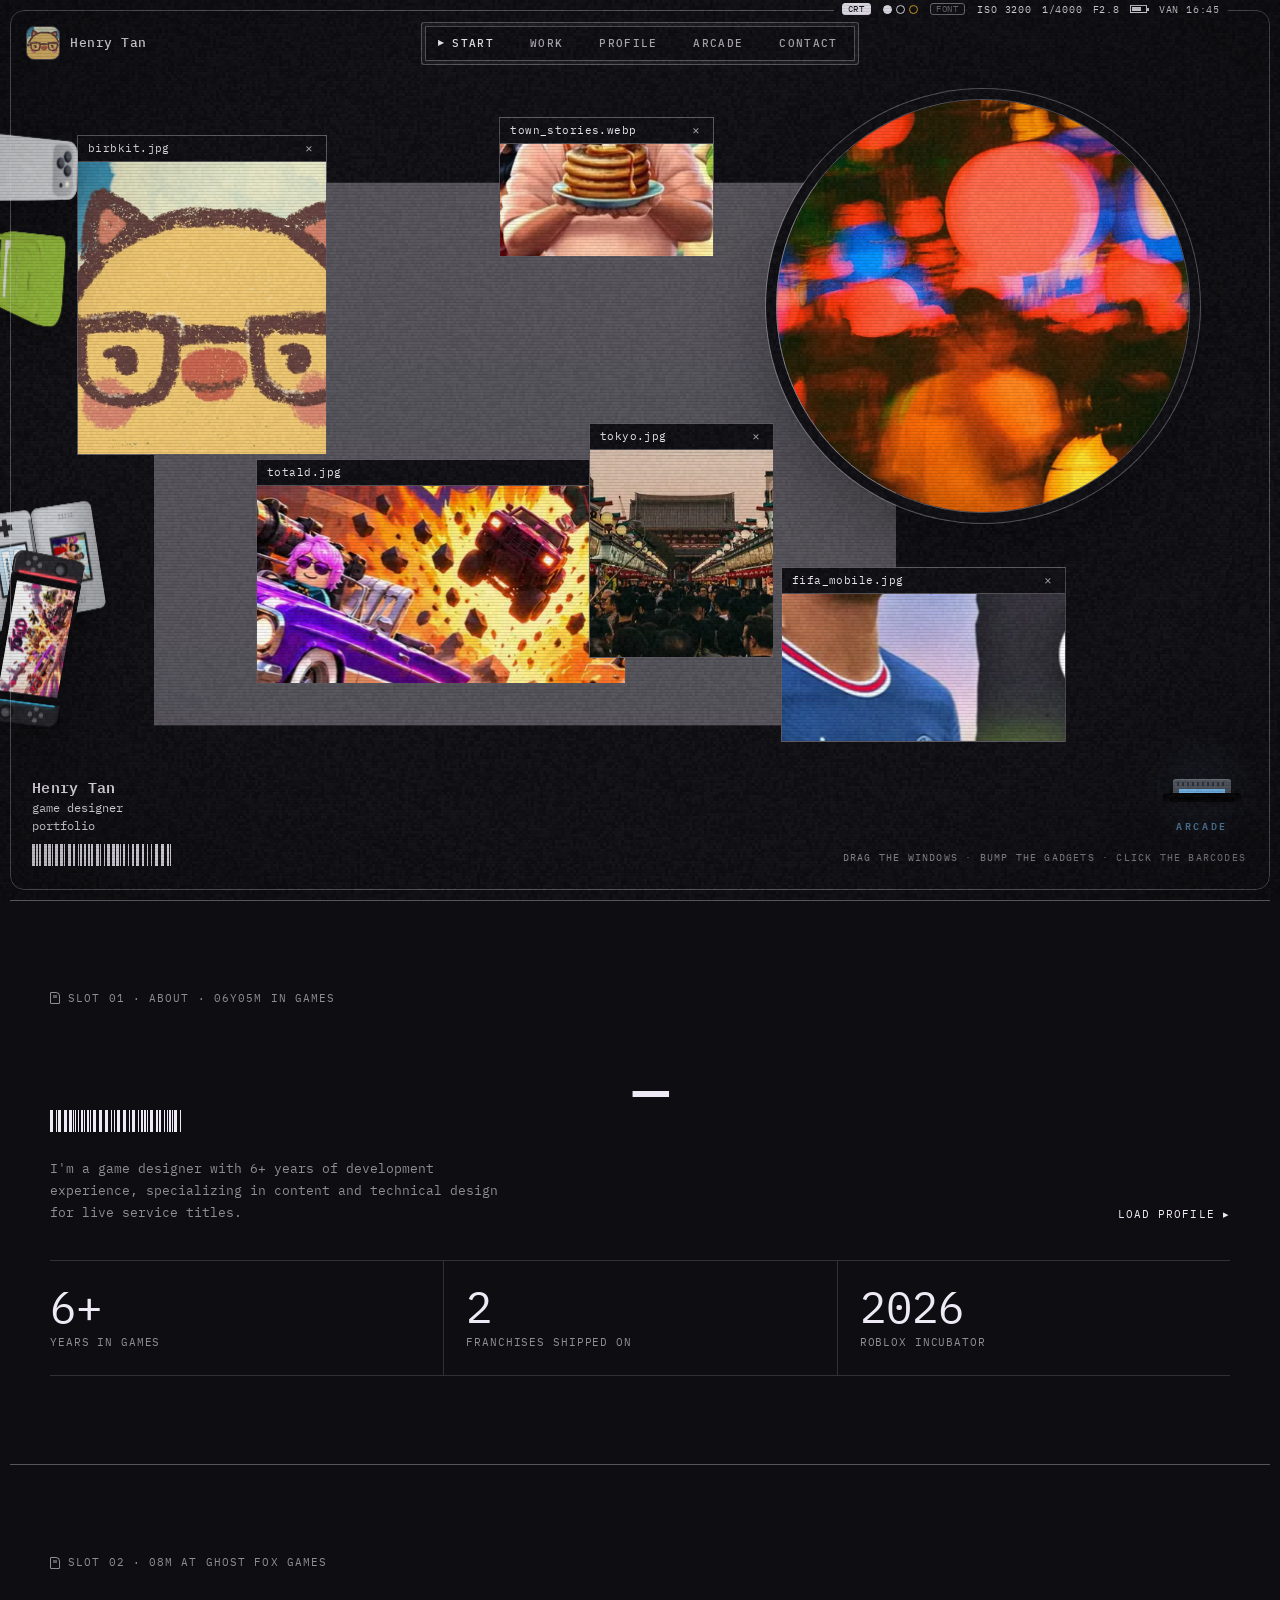
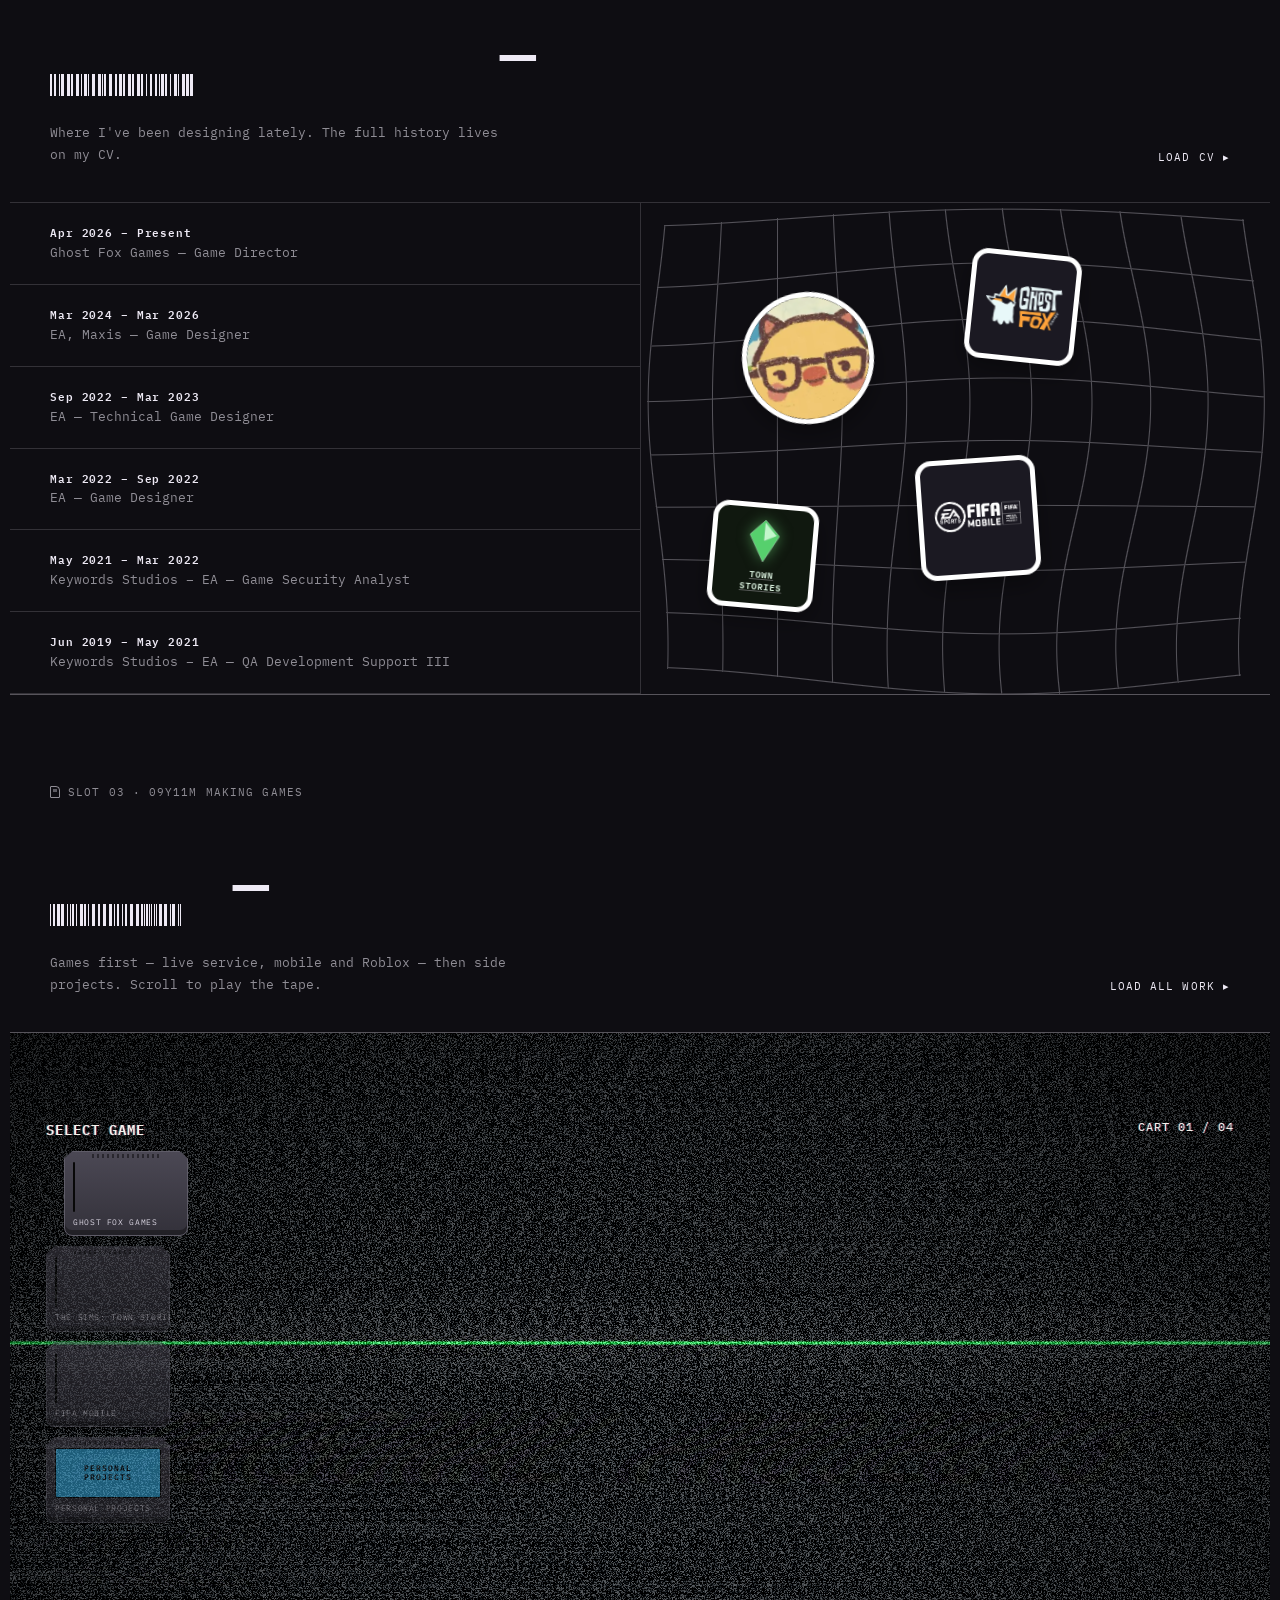
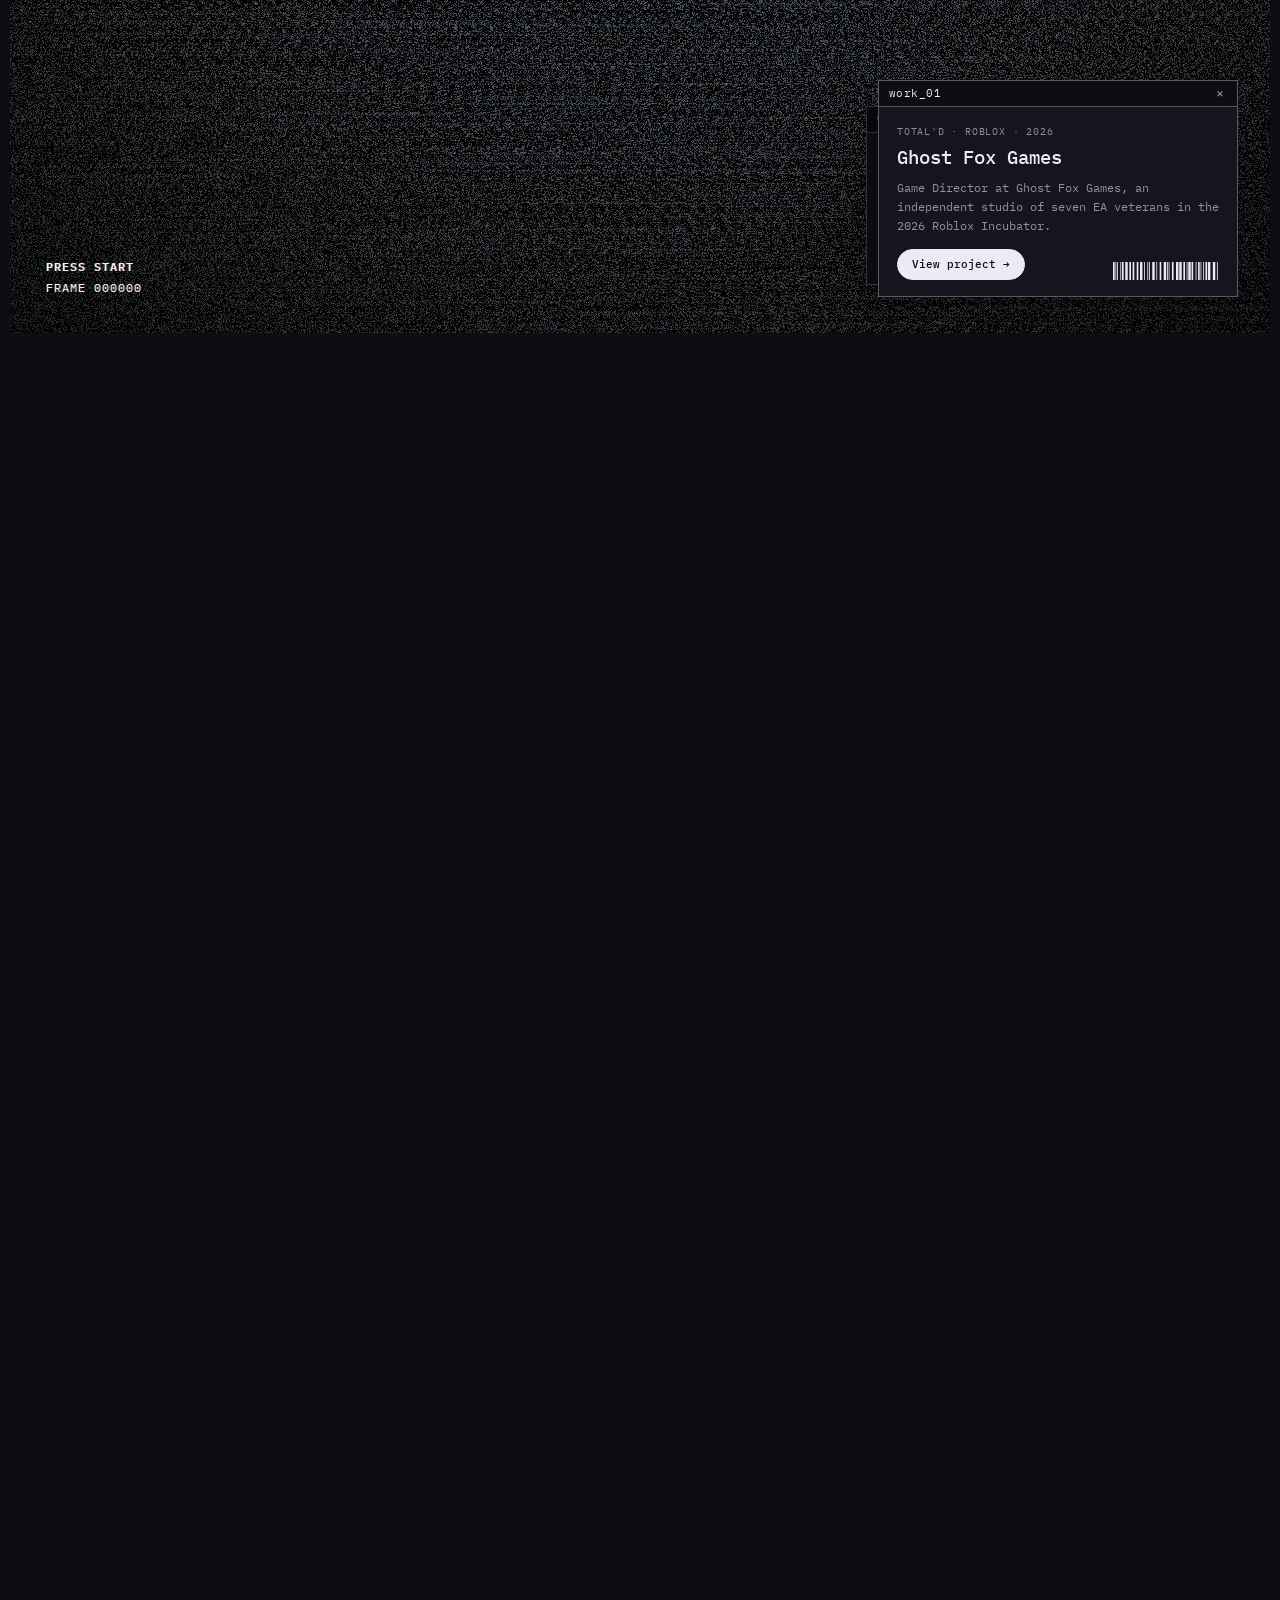
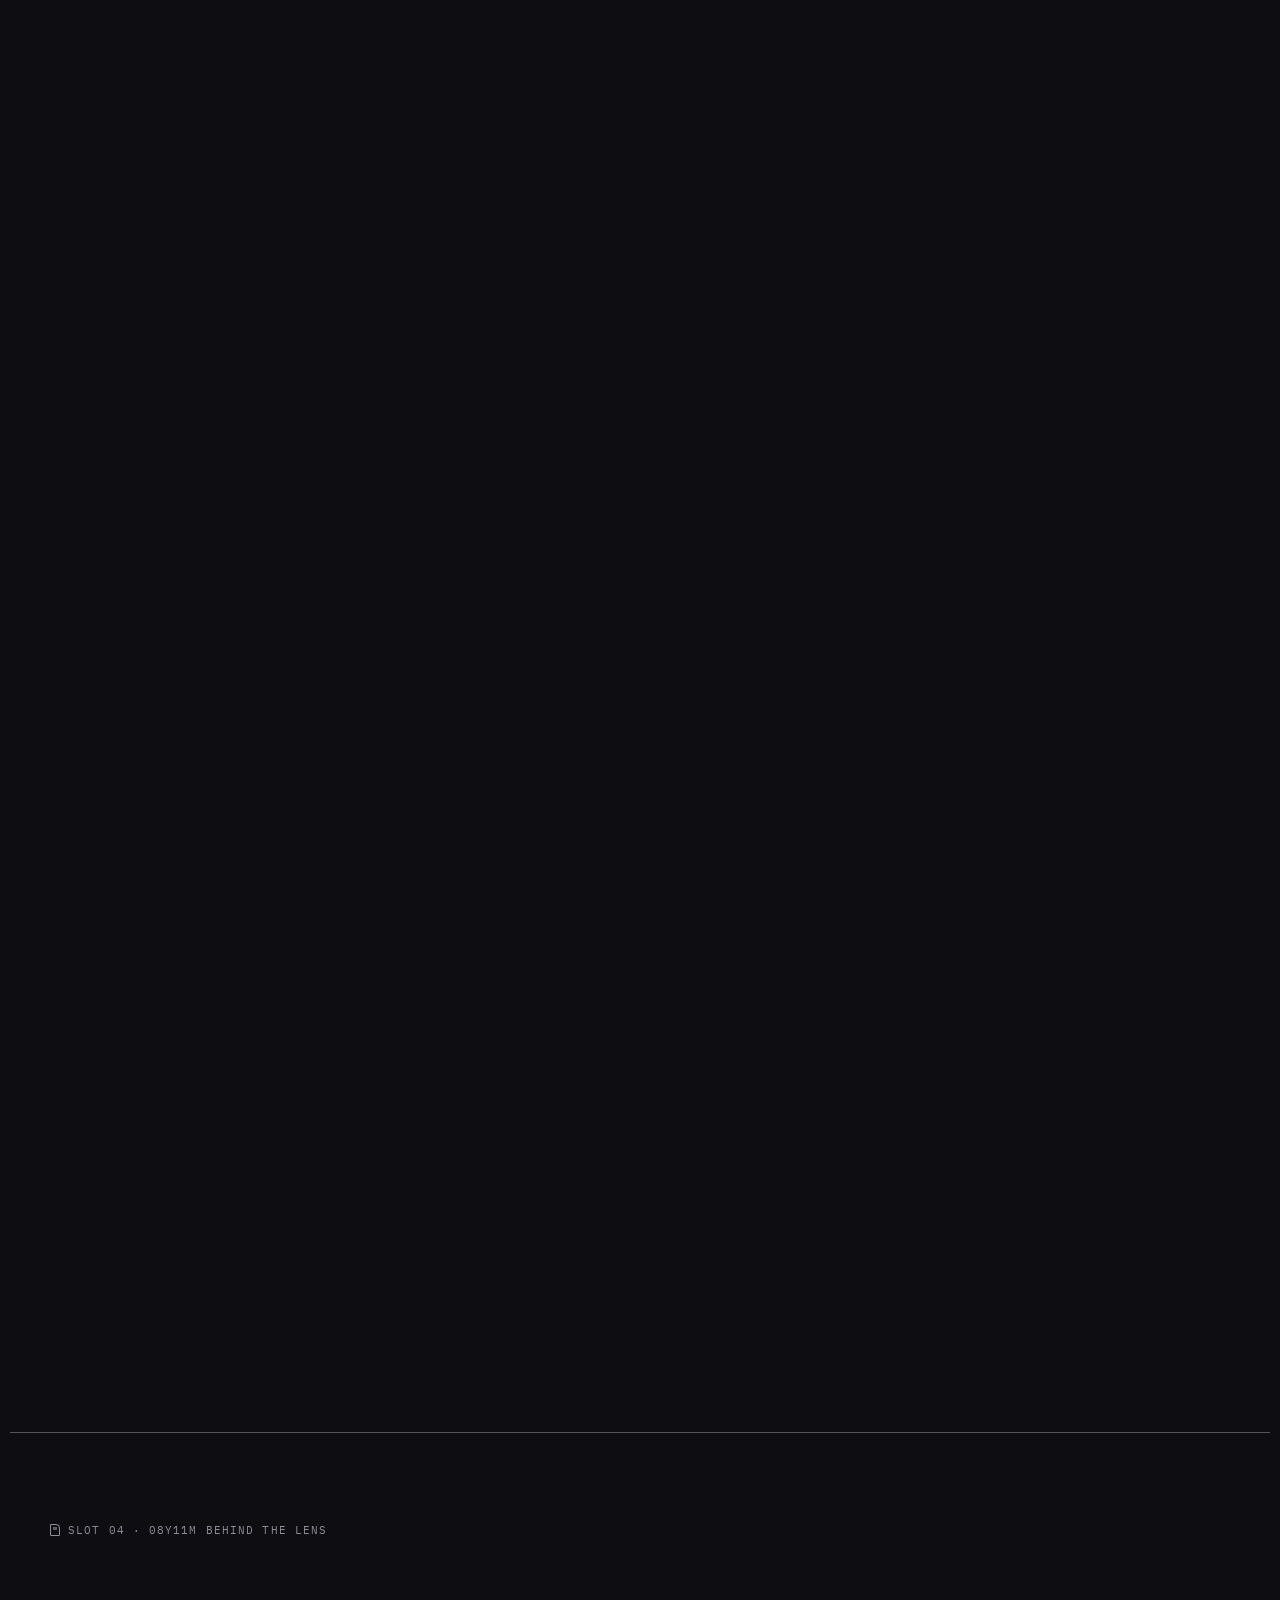
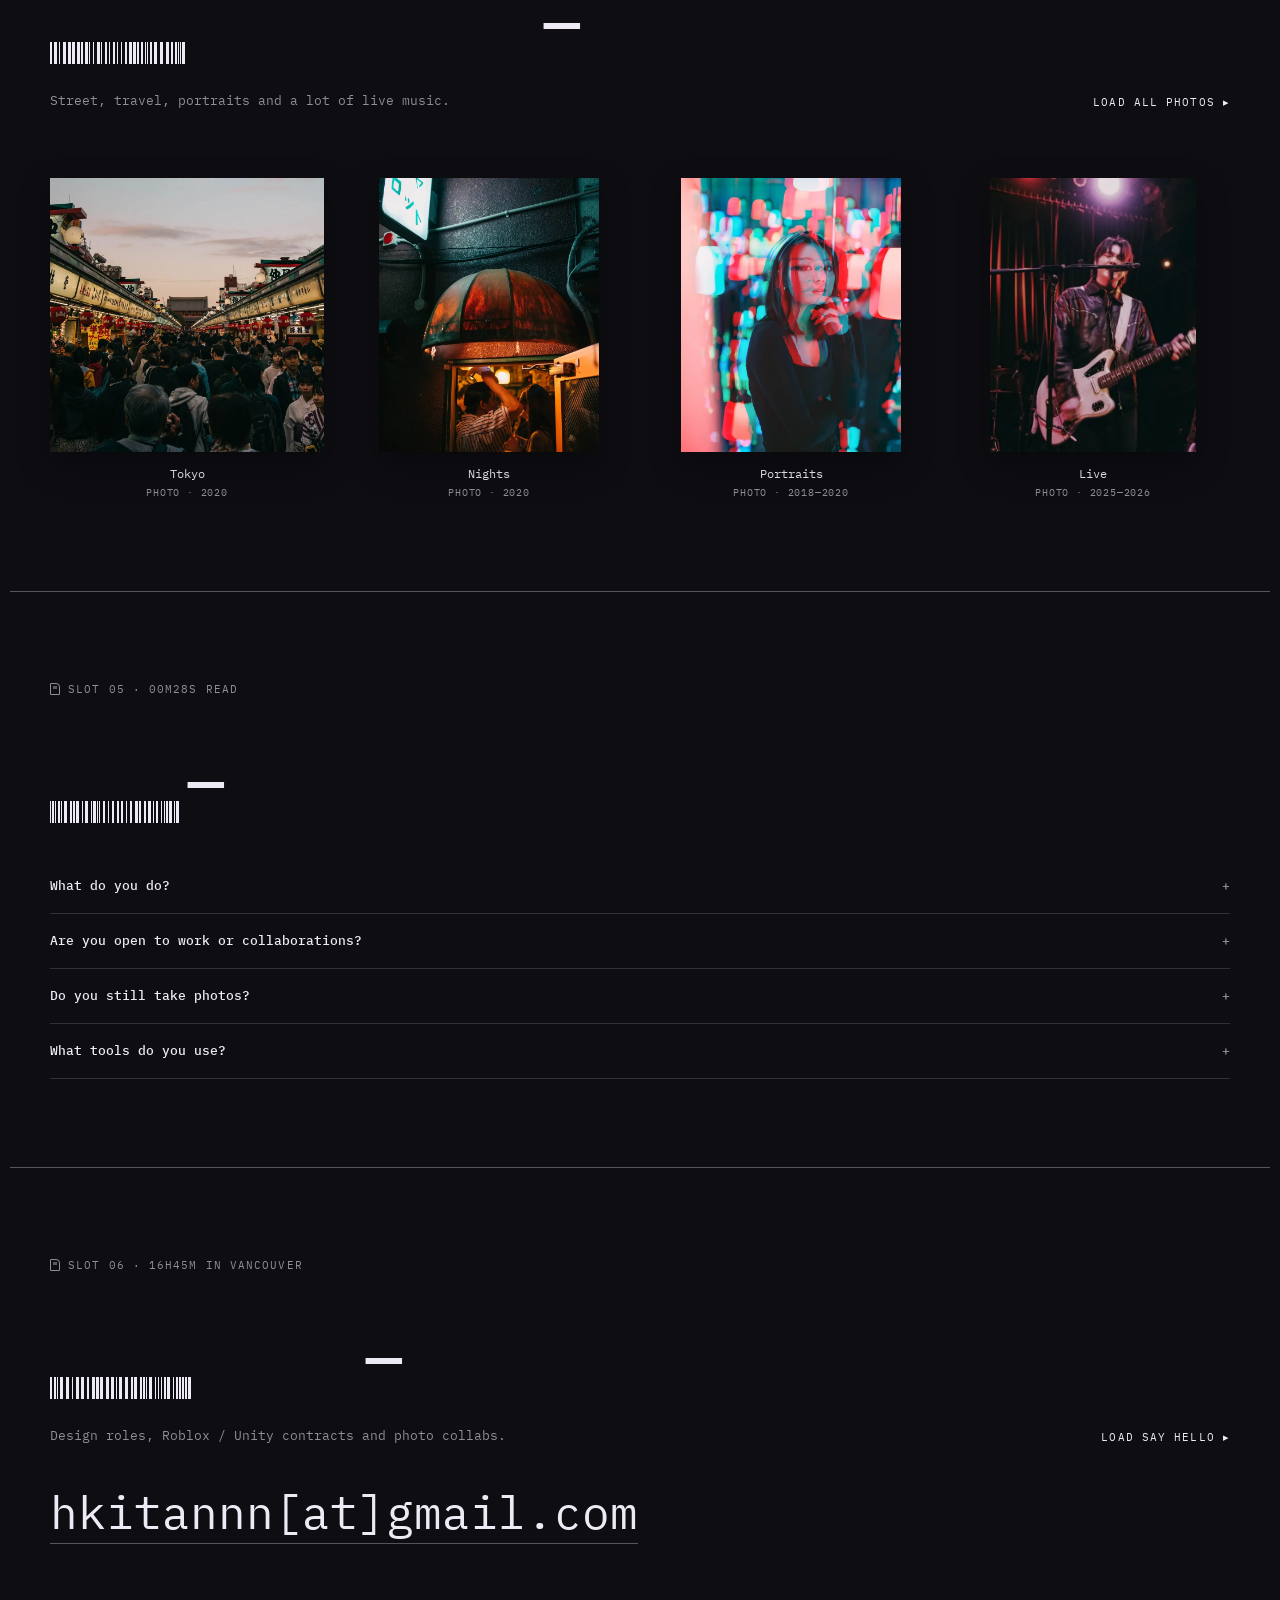
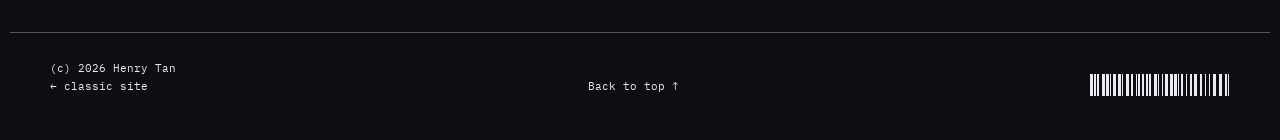
<file: index.html>
<!DOCTYPE html>
<html lang="en">
<head>
  <meta charset="UTF-8">
  <meta name="viewport" content="width=device-width, initial-scale=1">
  <title>Henry Tan — Portfolio</title>
  <meta name="description" content="Henry Tan (kitannn) — game designer and photographer based in Vancouver.">
  <meta name="theme-color" content="#0e0d12">
  <link rel="icon" type="image/png" sizes="32x32" href="images/favicon-32.png">
  <link rel="apple-touch-icon" sizes="180x180" href="images/favicon-180.png">
  <link rel="preconnect" href="https://fonts.googleapis.com">
  <link rel="preconnect" href="https://fonts.gstatic.com" crossorigin>
  <link href="https://fonts.googleapis.com/css2?family=IBM+Plex+Mono:wght@300;400;500;600&family=Silkscreen:wght@400;700&display=swap" rel="stylesheet">
  <link rel="stylesheet" href="style.css?v=64">
  <!-- redesign switches: flip any of them off in features.js to go back to the previous version -->
  <script src="analytics.js?v=5"></script>
  <script src="features.js?v=6"></script>
</head>
<body>
  <!-- Loading screen: console boot text over CRT noise with a centre bar; at 100% the bar folds into an "H" and the view zooms through it into the intro. -->
  <div id="loader" aria-hidden="true">
    <canvas class="ld-noise"></canvas>
    <div class="ld-crt"></div>
    <div class="ld-console"><div class="ld-left"></div><div class="ld-right"></div></div>
    <div class="ld-center">
      <div class="ld-bar"><i class="ld-fill"></i><b class="seg seg-l"></b><b class="seg seg-m"></b><b class="seg seg-r"></b></div>
      <div class="ld-cap"><span>LOADING...</span><span class="ld-pct">000%</span></div>
    </div>
    <div class="ld-foot"><span>LOADING...</span><div class="ld-track"><i></i></div><span class="ld-pct">000%</span></div>
  </div>
  <!-- Page chrome: frame, status bar, header -->
  <div class="frame" aria-hidden="true"></div>
  <div class="status">
    <button class="crt-toggle" type="button" aria-pressed="true" title="Toggle CRT effect">CRT</button>
    <button class="theme-dots" type="button" aria-label="Switch theme"><i></i><i></i><i class="td-yolk"></i></button>
    <button class="font-toggle" type="button" aria-pressed="false" title="Toggle display font">FONT</button>
    <span class="vf-read" aria-hidden="true"><span class="vf-iso">ISO 3200</span><span class="vf-sh">1/60</span><span>F2.8</span><i class="vf-bat"></i></span>
    <span class="clock" title="Vancouver time">--:--</span>
  </div>
  <header class="top">
    <a class="mark" href="#/" aria-label="Home"><img src="images/birbkit-256.jpg" alt=""><span id="mark-text">Henry Tan</span></a>
    <nav class="pill-nav">
      <a href="#/" data-page="home">Home</a>
      <a href="#/works" data-page="works">Work</a>
      <a href="#/profile" data-page="profile">Profile</a>
      <a href="arcade/" data-page="arcade" data-arcade>Arcade</a>
      <a href="#/contact" data-page="contact">Contact</a>
    </nav>
    <div class="socials" id="socials"></div>
  </header>

  <main id="app"></main>
  <!-- CRT overlay (every page): static grain, scanlines, vignette, rolling band. Toggle with the CRT button. -->
  <div id="crt" aria-hidden="true"><canvas></canvas><div class="crt-lines"></div></div>

  <!-- Project window (modal) -->
  <div class="modal" id="modal" hidden>
    <div class="modal-scrim" data-close></div>
    <section class="win modal-win" role="dialog" aria-modal="true" aria-labelledby="modal-title"></section>
  </div>

  <noscript><p style="padding:120px 32px">Henry Tan — game designer in Vancouver. hkitannn[at]gmail.com</p></noscript>
  <!-- data.js, images/, assets/ and cv.html are synced from ../Portfolio by sync.ps1 — edit content there. -->
  <script src="data.js?v=3"></script>
  <script src="gl.js?v=13"></script>
  <script src="app.js?v=76"></script>
</body>
</html>
</file>
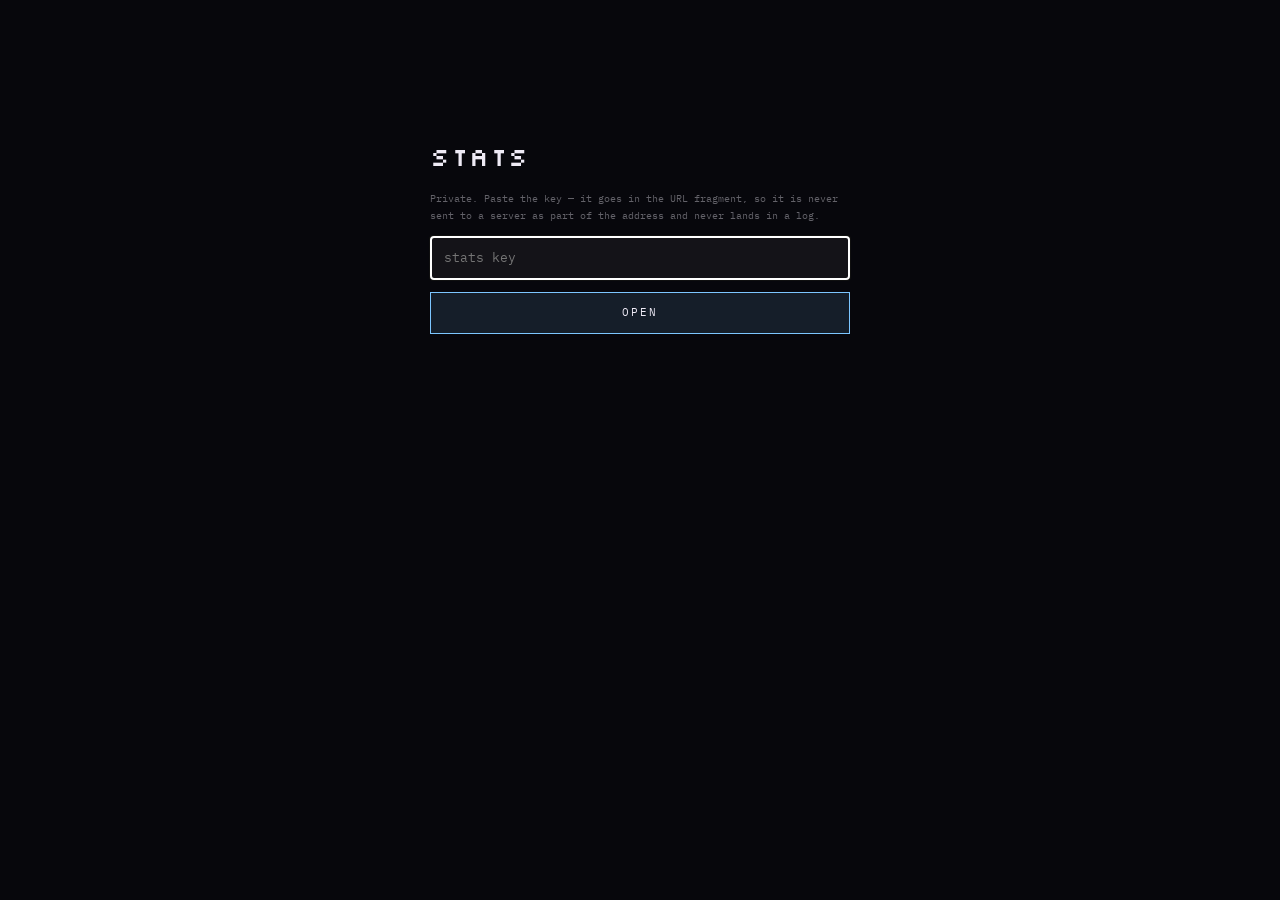
<file: stats/index.html>
<!doctype html>
<html lang="en" data-theme="dark">
<head>
<meta charset="utf-8">
<meta name="viewport" content="width=device-width, initial-scale=1">
<!-- Unlisted and unindexed. The key lives in the URL FRAGMENT, which browsers never put in a
     request, so it stays out of server logs, out of the Referer header and out of history sync. -->
<meta name="robots" content="noindex, nofollow, noarchive">
<title>Stats — kitannn.com</title>
<link rel="icon" href="data:image/svg+xml,<svg xmlns='http://www.w3.org/2000/svg' viewBox='0 0 16 16'><text y='13' font-size='13'>📊</text></svg>">
<link rel="preconnect" href="https://fonts.googleapis.com">
<link rel="preconnect" href="https://fonts.gstatic.com" crossorigin>
<link rel="stylesheet" href="https://fonts.googleapis.com/css2?family=IBM+Plex+Mono:wght@400;500;600&family=Silkscreen:wght@400;700&display=swap">
<style>
  :root {
    --bg: #07070c; --fg: #eeeaf5; --muted: rgba(238,234,245,.55); --line: rgba(238,234,245,.14);
    --sky: #7cc6ff; --yolk: #ffc94a; --plumb: #56d06d; --danger: #ff4d5e; --epic: #c07bff;
    color-scheme: dark;
  }
  *, *::before, *::after { box-sizing: border-box; margin: 0; padding: 0; }
  body {
    background: var(--bg); color: var(--fg); min-height: 100vh;
    font-family: "IBM Plex Mono", ui-monospace, monospace; font-size: 13px; line-height: 1.6;
    -webkit-font-smoothing: antialiased; padding: 28px 20px 60px;
  }
  .wrap { width: min(1040px, 100%); margin: 0 auto; display: grid; gap: 26px; }
  h1 { font-family: "Silkscreen", monospace; font-weight: 400; font-size: 26px; letter-spacing: .06em; }
  .head { display: flex; flex-wrap: wrap; align-items: baseline; justify-content: space-between; gap: 12px; border-bottom: 1px solid var(--line); padding-bottom: 14px; }
  .head p { font-size: 11px; letter-spacing: .2em; text-transform: uppercase; color: var(--muted); }
  .range { display: flex; gap: 6px; }
  .range button {
    font: inherit; font-size: 10px; letter-spacing: .16em; text-transform: uppercase; cursor: pointer;
    padding: 6px 12px; border: 1px solid var(--line); background: rgba(238,234,245,.03); color: var(--muted);
  }
  .range button.on { color: #07070c; background: var(--sky); border-color: var(--sky); }

  section { display: grid; gap: 10px; }
  h2 { font-size: 10px; letter-spacing: .28em; text-transform: uppercase; color: var(--sky); }

  /* the funnel: each step drawn as a share of the one before it */
  .funnel { display: grid; gap: 4px; }
  .step { display: grid; grid-template-columns: 200px 1fr 118px; align-items: center; gap: 12px; padding: 7px 10px; background: rgba(14,13,20,.7); }
  .step b { font-weight: 500; font-size: 12px; }
  .step .bar { height: 12px; background: rgba(238,234,245,.07); position: relative; }
  .step .bar i { display: block; height: 100%; background: var(--c, var(--sky)); box-shadow: 0 0 10px var(--c, var(--sky)); }
  .step .num { text-align: right; font-family: "Silkscreen", monospace; font-size: 13px; }
  .step .num em { font-style: normal; font-size: 10px; color: var(--muted); margin-left: 7px; }

  .grid { display: grid; grid-template-columns: repeat(auto-fill, minmax(168px, 1fr)); gap: 8px; }
  .tile { padding: 12px 14px; border: 1px solid var(--line); background: rgba(14,13,20,.7); display: grid; gap: 3px; }
  .tile b { font-family: "Silkscreen", monospace; font-size: 21px; color: var(--fg); }
  .tile span { font-size: 10px; letter-spacing: .14em; text-transform: uppercase; color: var(--muted); }
  .tile.gold b { color: var(--yolk); } .tile.green b { color: var(--plumb); } .tile.epic b { color: var(--epic); }

  table { width: 100%; border-collapse: collapse; font-size: 12px; }
  th, td { text-align: left; padding: 6px 10px; border-bottom: 1px solid var(--line); }
  th { font-size: 9px; letter-spacing: .2em; text-transform: uppercase; color: var(--muted); font-weight: 400; }
  td.n { text-align: right; font-family: "Silkscreen", monospace; }
  .empty { padding: 18px 10px; color: var(--muted); font-size: 12px; }

  .gate { display: grid; gap: 12px; max-width: 420px; margin: 12vh auto 0; }
  .gate input { font: inherit; padding: 11px 13px; background: rgba(238,234,245,.05); border: 1px solid var(--line); color: var(--fg); }
  .gate button { font: inherit; padding: 11px; cursor: pointer; border: 1px solid var(--sky); background: rgba(124,198,255,.12); color: var(--fg); letter-spacing: .18em; text-transform: uppercase; font-size: 11px; }
  .msg { font-size: 11px; color: var(--danger); min-height: 18px; }
  .note { font-size: 10px; line-height: 1.7; color: rgba(238,234,245,.4); }

  /* excluding your own visits: same origin as the site, so the switch here covers both */
  .me { display: flex; flex-wrap: wrap; align-items: center; gap: 12px; padding: 12px 15px; border: 1px solid var(--line); background: rgba(14,13,20,.7); }
  .me p { font-size: 11px; color: var(--muted); flex: 1 1 260px; }
  .me b { color: var(--fg); }
  .me button { font: inherit; font-size: 10px; letter-spacing: .16em; text-transform: uppercase; cursor: pointer; padding: 8px 15px; border: 1px solid var(--line); background: rgba(238,234,245,.04); color: var(--fg); }
  .me.off { border-color: rgba(86,208,109,.45); background: rgba(86,208,109,.07); }
  .me.off button { border-color: rgba(86,208,109,.5); }
  .me .state { font-family: "Silkscreen", monospace; font-size: 12px; }
  .me.off .state { color: var(--plumb); }
  .me.on .state { color: var(--yolk); }
  a { color: var(--sky); }
</style>
</head>
<body>
<div class="wrap" id="app"><p class="note">Loading…</p></div>

<script>
// Same Worker as the leaderboard and the analytics beacon.
let ENDPOINT = "https://hkitandrun-board.hkitannn.workers.dev";
// Same per-browser override as analytics.js and online.js, so a local Worker can be pointed at
// while developing without the real key ever leaving the machine.
try { ENDPOINT = localStorage.getItem("kv.analytics") || ENDPOINT; } catch (e) { /* fine */ }
if (ENDPOINT === "off") ENDPOINT = "https://hkitandrun-board.hkitannn.workers.dev";
const app = document.getElementById("app");
const esc = (s) => String(s).replace(/[&<>"]/g, (c) => ({ "&": "&amp;", "<": "&lt;", ">": "&gt;", '"': "&quot;" }[c]));
const n = (v) => (v || 0).toLocaleString();
const pct = (a, b) => (b ? Math.round((a / b) * 100) : 0);
const mins = (s) => (s >= 3600 ? `${(s / 3600).toFixed(1)}h` : s >= 60 ? `${Math.round(s / 60)}m` : `${Math.round(s)}s`);

// The key comes from the fragment so it never leaves the browser in a request line.
let key = location.hash.slice(1);
let days = 30;

function gate(msg) {
  app.innerHTML = `
    <div class="gate">
      <h1>Stats</h1>
      <p class="note">Private. Paste the key — it goes in the URL fragment, so it is never sent to
        a server as part of the address and never lands in a log.</p>
      <input id="k" type="password" placeholder="stats key" autocomplete="off" spellcheck="false">
      <button id="go" type="button">Open</button>
      <p class="msg">${msg ? esc(msg) : ""}</p>
    </div>`;
  const input = document.getElementById("k");
  const open = () => {
    key = input.value.trim();
    if (!key) return;
    location.hash = key;
    load();
  };
  document.getElementById("go").onclick = open;
  input.onkeydown = (e) => { if (e.key === "Enter") open(); };
  input.focus();
}

function step(label, value, base, colour) {
  return `<div class="step" style="--c:${colour}">
    <b>${esc(label)}</b>
    <span class="bar"><i style="width:${Math.min(100, pct(value, base))}%"></i></span>
    <span class="num">${n(value)}<em>${pct(value, base)}%</em></span>
  </div>`;
}

const tile = (value, label, cls = "") => `<div class="tile ${cls}"><b>${value}</b><span>${esc(label)}</span></div>`;

function rows(totals, prefix, label) {
  const list = Object.entries(totals)
    .filter(([k]) => k.startsWith(prefix + ":"))
    .map(([k, v]) => [k.slice(prefix.length + 1), v])
    .sort((a, b) => b[1] - a[1]);
  if (!list.length) return `<section><h2>${esc(label)}</h2><p class="empty">Nothing yet.</p></section>`;
  return `<section><h2>${esc(label)}</h2><table>
    <tr><th></th><th style="text-align:right">Count</th></tr>
    ${list.map(([k, v]) => `<tr><td>${esc(k)}</td><td class="n">${n(v)}</td></tr>`).join("")}
  </table></section>`;
}

function render(d) {
  const t = d.totals || {};
  let counted = true;
  try { counted = localStorage.getItem("kv.analytics") !== "off"; } catch (e) { /* assume counted */ }
  const tm = d.timings || {};
  const visits = t.visit || 0;
  const avg = (name) => { const x = tm[name]; return x && x.n ? mins(x.total / x.n) : "—"; };

  app.innerHTML = `
    <div class="head">
      <div><h1>Stats</h1><p>${esc(d.from)} → today · anonymous counters, no visitor ids</p></div>
      <div class="range">
        ${[7, 30, 90, 365].map((v) => `<button data-days="${v}" class="${v === days ? "on" : ""}">${v}d</button>`).join("")}
      </div>
    </div>

    <section>
      <h2>Site funnel</h2>
      <div class="funnel">
        ${step("Visits", visits, visits, "var(--sky)")}
        ${step("Past the intro", t.intro_passed || 0, visits, "var(--sky)")}
        ${step("Saw Experience", t["section:experience"] || 0, visits, "var(--plumb)")}
        ${step("Saw Work", t["section:work"] || 0, visits, "var(--plumb)")}
        ${step("Saw Contact", t["section:contact"] || 0, visits, "var(--plumb)")}
        ${step("Downloaded the CV", t.cv_download || 0, visits, "var(--yolk)")}
        ${step("Clicked out", Object.entries(t).filter(([k]) => k.startsWith("outbound:")).reduce((a, [, v]) => a + v, 0), visits, "var(--yolk)")}
      </div>
    </section>

    <section>
      <h2>At a glance</h2>
      <div class="grid">
        ${tile(n(visits), "visits")}
        ${tile(avg("dwell:site"), "avg time on site")}
        ${tile(n(t["device:mobile"] || 0), "on mobile")}
        ${tile(n(t.cv_download || 0), "CV downloads", "gold")}
        ${tile(n(t.cv_page || 0), "CV page", "gold")}
        ${tile(n(t.pak_clicked || 0), "arcade clicks", "epic")}
      </div>
    </section>

    <section>
      <h2>The game</h2>
      <div class="grid">
        ${tile(n(t.game_load || 0), "game loads")}
        ${tile(n(t.run_started || 0), "runs started")}
        ${tile(n(t.run_finished || 0), "runs finished")}
        ${tile(n(t.boss_reached || 0), "reached the Colossus")}
        ${tile(n(t.boss_killed || 0), "beat it", "green")}
        ${tile(avg("dwell:title"), "avg on Start screen")}
        ${tile(avg("dwell:menu"), "avg in menus")}
        ${tile(avg("dwell:run"), "avg driving", "epic")}
        ${tile(n(d.board?.players || 0), "board players")}
        ${tile(n(t.online_optin || 0), "opted in online", "green")}
        ${tile(n(t.name_set || 0), "picked a name")}
        ${tile(n(t["input:touch"] || 0), "played on touch")}
      </div>
    </section>

    ${rows(t, "page", "Pages")}
    ${rows(t, "work", "Projects opened")}
    ${rows(t, "outbound", "Outbound clicks")}
    ${rows(t, "section", "Sections reached")}
    ${rows(t, "level", "Level reached")}
    ${rows(t, "card", "Upgrade cards taken")}
    ${rows(t, "ach", "Achievements earned")}
    ${rows(t, "shop", "Shop nodes bought")}
    ${rows(t, "cheat", "Cheat codes found")}
    ${rows(t, "quit", "Where people stopped")}

    <div class="me ${counted ? "on" : "off"}">
      <span class="state">${counted ? "COUNTED" : "NOT COUNTED"}</span>
      <p>This browser is ${counted ? "<b>being counted</b> in the numbers above" : "<b>excluded</b> — your own visits are not recorded"}.
        Per browser and per device, so do it again on your phone if you want to.</p>
      <button id="metoggle" type="button">${counted ? "Stop counting me" : "Count me again"}</button>
    </div>

    <p class="note">Counters only — no cookies, no visitor ids, nothing that can be traced to a
      person. <a href="/">← kitannn.com</a></p>`;

  document.getElementById("metoggle").onclick = () => {
    // Same origin as the site, so what is set here applies to kitannn.com and the arcade too.
    try {
      if (counted) localStorage.setItem("kv.analytics", "off");
      else localStorage.removeItem("kv.analytics");
    } catch (e) { /* storage blocked: nothing to remember it with */ }
    render(d);
  };

  document.querySelectorAll("[data-days]").forEach((b) => {
    b.onclick = () => { days = +b.dataset.days; load(); };
  });
}

async function load() {
  if (!key) return gate("");
  app.innerHTML = `<p class="note">Loading…</p>`;
  try {
    const res = await fetch(`${ENDPOINT}/v1/stats?key=${encodeURIComponent(key)}&days=${days}`, { cache: "no-store" });
    if (res.status === 403) return gate("That key was refused.");
    if (res.status === 503) return gate("No stats key is set on the Worker yet — run: wrangler secret put STATS_KEY");
    if (!res.ok) return gate(`The server said ${res.status}.`);
    render(await res.json());
  } catch (e) {
    gate("Could not reach the stats endpoint.");
  }
}

// Pasting a different key into the address bar changes only the fragment, which does not reload
// the document — so without this the page would go on showing whatever it had already drawn.
addEventListener("hashchange", () => { key = location.hash.slice(1); load(); });

load();
</script>
</body>
</html>
</file>
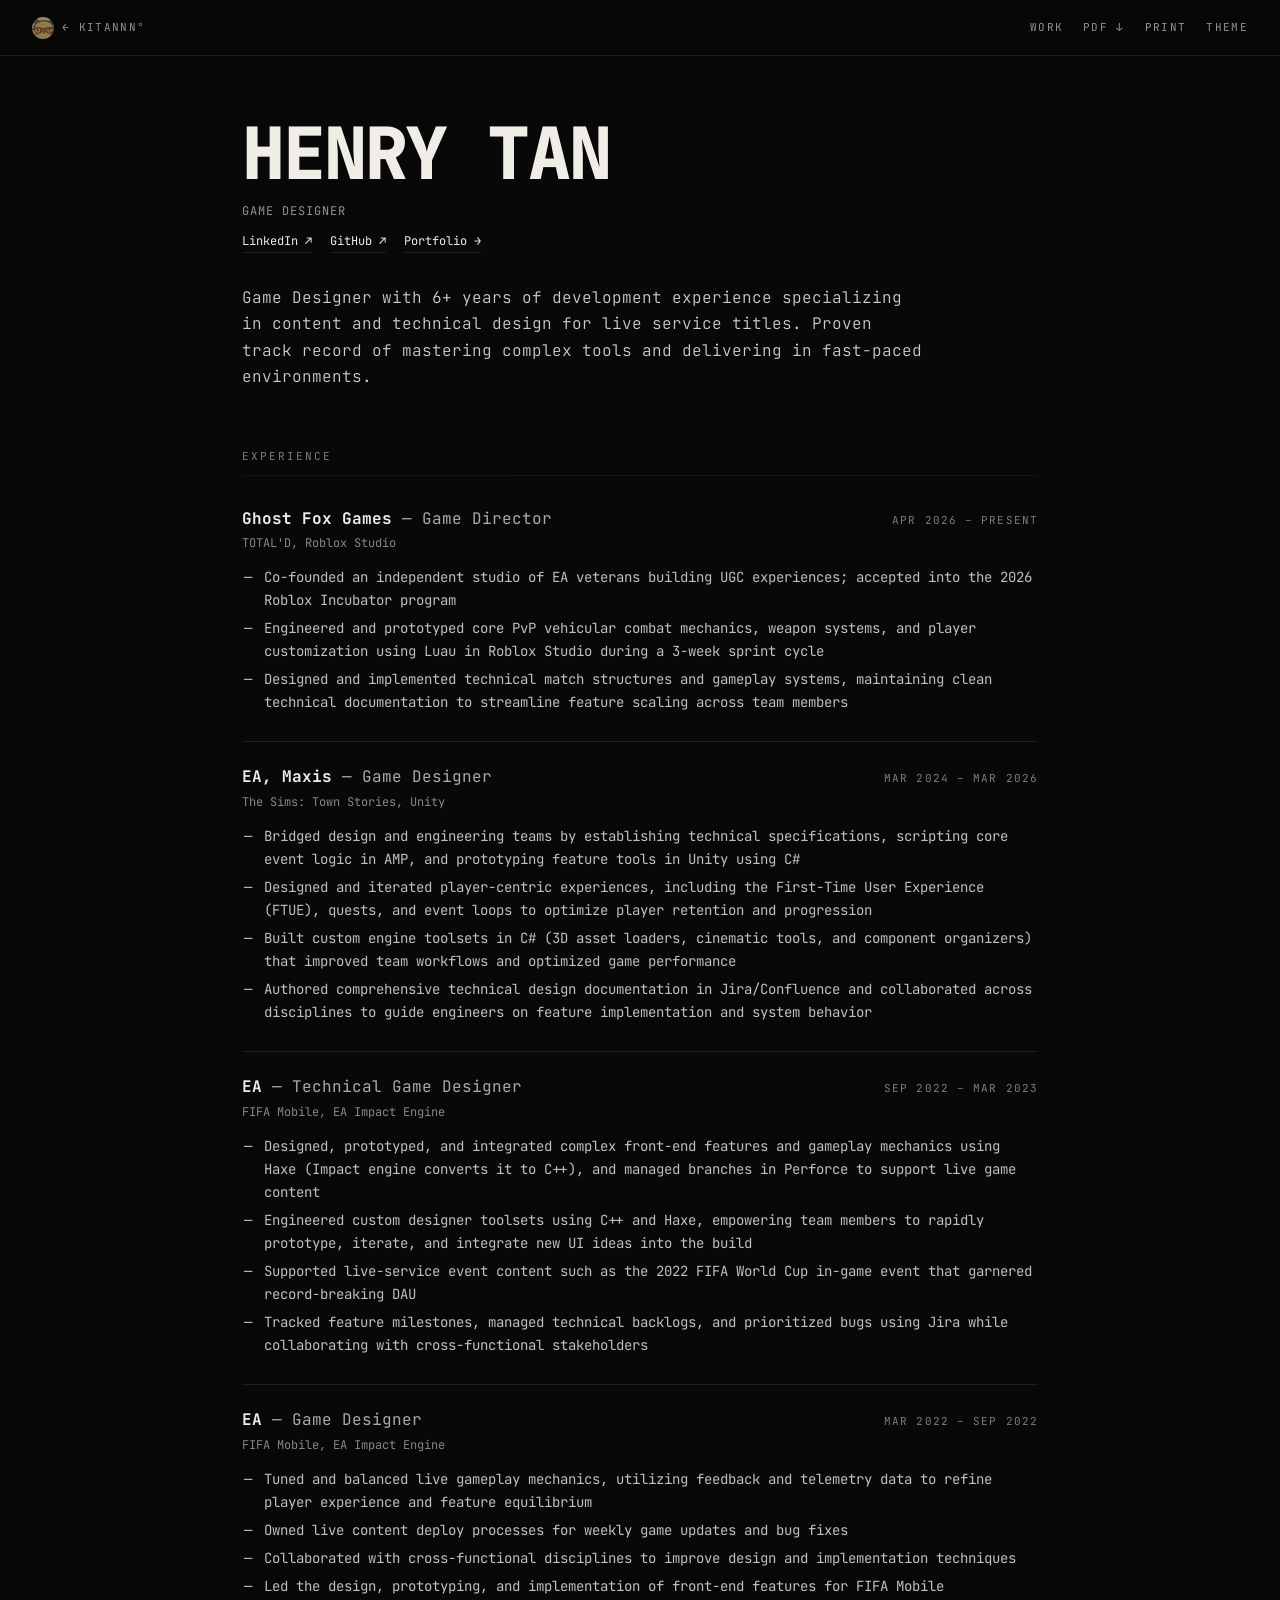
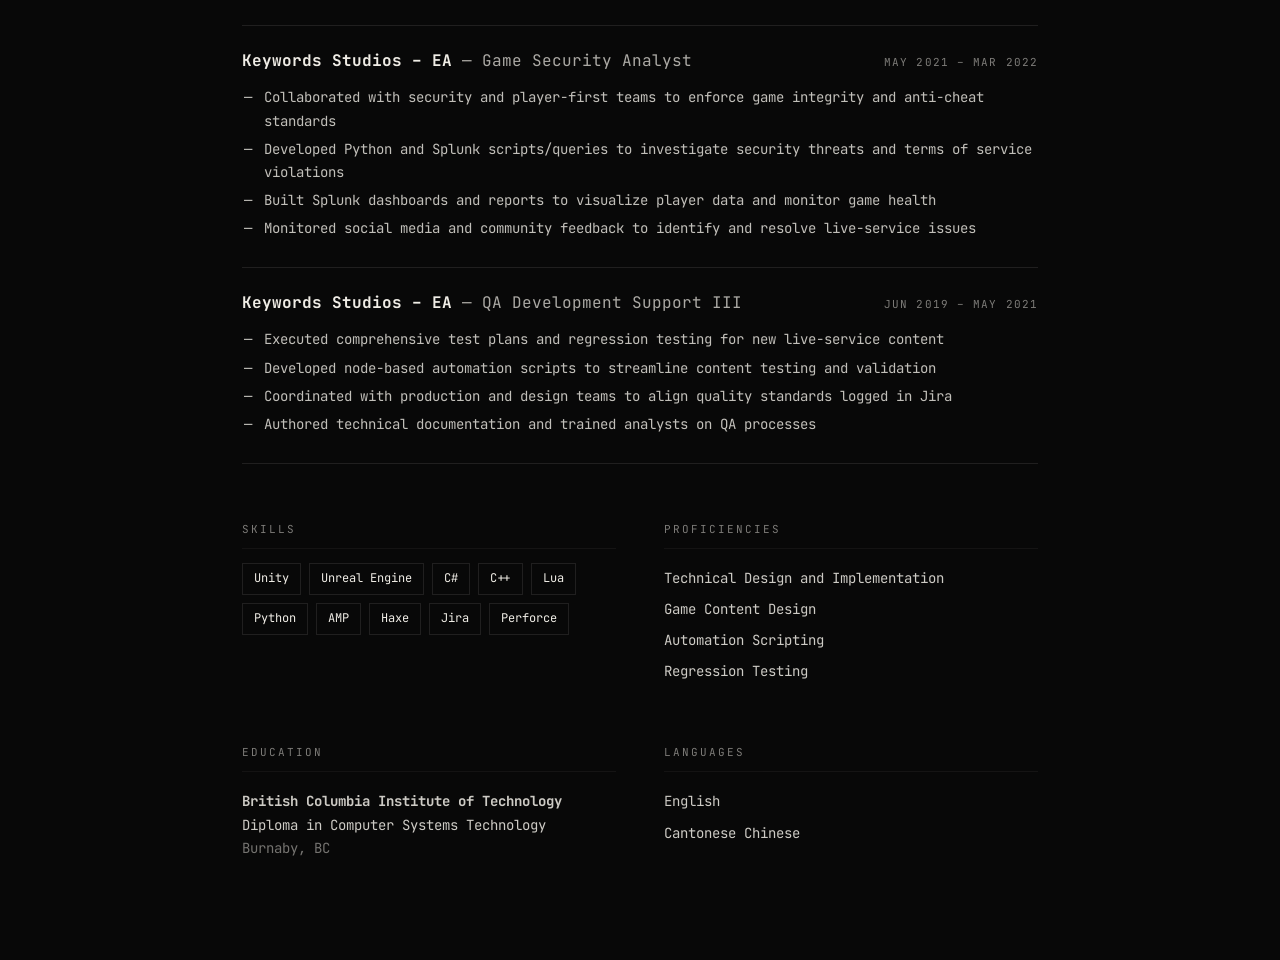
<file: cv.html>
<!DOCTYPE html>
<html lang="en">
<head>
  <meta charset="UTF-8">
  <meta name="viewport" content="width=device-width, initial-scale=1">
  <title>CV — Henry Tan</title>
  <meta name="description" content="Curriculum vitae of Henry Tan, game designer.">
  <meta name="theme-color" content="#080808">
  <link rel="icon" type="image/png" sizes="32x32" href="images/favicon-32.png">
  <link rel="apple-touch-icon" sizes="180x180" href="images/favicon-180.png">
  <link rel="preconnect" href="https://fonts.googleapis.com">
  <link rel="preconnect" href="https://fonts.gstatic.com" crossorigin>
  <link href="https://fonts.googleapis.com/css2?family=JetBrains+Mono:wght@300;400;700;800&display=swap" rel="stylesheet">
  <style>
    :root{--black:#080808;--white:#f0ede6;--line:rgba(240,237,230,.1);color-scheme:dark}
    body.light{--black:#f6f1e7;--white:#13120f;--line:rgba(19,18,15,.12);color-scheme:light}
    *{box-sizing:border-box;margin:0;padding:0}
    body{background:var(--black);color:var(--white);font-family:'JetBrains Mono',ui-monospace,monospace;font-size:14px;line-height:1.65}
    a{color:inherit}
    header{position:sticky;top:0;z-index:10;display:flex;justify-content:space-between;align-items:center;height:56px;padding:0 32px;background:color-mix(in srgb,var(--black) 92%,transparent);backdrop-filter:blur(12px);border-bottom:1px solid var(--line);font-size:11px;letter-spacing:.12em;text-transform:uppercase}
    header a,header button{text-decoration:none;opacity:.6;background:none;border:0;font:inherit;color:inherit;letter-spacing:inherit;text-transform:inherit;cursor:pointer}
    header a:hover,header button:hover{opacity:1}
    header nav{display:flex;gap:20px}
    main{max-width:860px;margin:0 auto;padding:64px 32px 96px}
    h1{font-size:clamp(40px,7vw,72px);font-weight:800;line-height:.95;letter-spacing:-.03em;text-transform:uppercase}
    .sub{margin-top:14px;opacity:.6;font-size:12px;letter-spacing:.08em;text-transform:uppercase}
    .links{margin-top:10px;display:flex;flex-wrap:wrap;gap:6px 18px;font-size:12px}
    .links a{text-decoration:none;border-bottom:1px solid var(--line)}
    .links a:hover{border-color:var(--white)}
    .summary{margin-top:32px;font-size:16px;font-weight:300;opacity:.85;max-width:68ch}
    h2{margin:56px 0 8px;padding-bottom:10px;border-bottom:1px solid var(--line);font-size:11px;font-weight:400;letter-spacing:.18em;text-transform:uppercase;opacity:.5}
    .entry{padding:22px 0;border-bottom:1px solid var(--line)}
    .head{display:flex;justify-content:space-between;align-items:baseline;gap:16px;flex-wrap:wrap}
    h3{font-size:16px;font-weight:700}
    h3 em{font-style:normal;font-weight:400;opacity:.7}
    .when{font-size:11px;letter-spacing:.1em;text-transform:uppercase;opacity:.5;white-space:nowrap}
    .project{margin-top:2px;font-size:12px;opacity:.55}
    ul.b{margin:12px 0 0 18px}
    ul.b li{margin:5px 0;opacity:.8;padding-left:4px}
    ul.b li::marker{content:'— ';opacity:.4}
    .cols{display:grid;grid-template-columns:repeat(2,minmax(0,1fr));gap:0 48px}
    .chips{display:flex;flex-wrap:wrap;gap:8px;margin-top:14px}
    .chips span{border:1px solid var(--line);padding:5px 11px;font-size:12px}
    .plain{list-style:none;margin-top:14px}
    .plain li{padding:4px 0;opacity:.85}
    @media (max-width:640px){header,main{padding-left:16px;padding-right:16px}.cols{grid-template-columns:1fr}header nav{gap:12px}}
    @media print{
      header{display:none}
      body{background:#fff;color:#000;font-size:11px}
      :root,body.light{--black:#fff;--white:#000;--line:#ddd}
      main{padding:0;max-width:none}
      .entry{break-inside:avoid}
      h2{margin-top:28px}
    }
  </style>
</head>
<body>
  <header>
    <a href="./" style="display:inline-flex;align-items:center;gap:8px"><img src="images/birbkit-256.jpg" alt="" width="22" height="22" style="width:22px;height:22px;border-radius:50%;object-fit:cover">← kitannn°</a>
    <nav><a href="./#/work">Work</a><a href="assets/resume/TAN_HENRY_RESUME.pdf" target="_blank" rel="noopener">PDF ↓</a><button type="button" onclick="print()">Print</button><button type="button" id="theme">Theme</button></nav>
  </header>
  <main id="cv"></main>
  <script src="data.js?v=12"></script>
  <script>
    (() => {
      const S = window.SITE, C = S.cv;
      const esc = (t) => String(t).replace(/[&<>"]/g, (c) => ({ "&": "&amp;", "<": "&lt;", ">": "&gt;", '"': "&quot;" }[c]));
      const net = Object.fromEntries(S.networks);
      document.getElementById("cv").innerHTML = `
        <h1>${esc(S.name)}</h1>
        <div class="sub">${esc(S.role)}</div>
        <div class="links"><a href="${esc(net.LinkedIn)}" target="_blank" rel="noopener">LinkedIn ↗</a><a href="${esc(net.GitHub)}" target="_blank" rel="noopener">GitHub ↗</a><a href="./">Portfolio →</a></div>
        <p class="summary">${esc(C.summary)}</p>

        <h2>Experience</h2>
        ${C.experience.map((e) => `
          <div class="entry">
            <div class="head"><h3>${esc(e.org)} <em>— ${esc(e.role)}</em></h3><span class="when">${esc(e.when)}</span></div>
            ${e.project ? `<div class="project">${esc(e.project)}</div>` : ""}
            <ul class="b">${e.bullets.map((b) => `<li>${esc(b)}</li>`).join("")}</ul>
          </div>`).join("")}

        <div class="cols">
          <div><h2>Skills</h2><div class="chips">${C.skills.map((s) => `<span>${esc(s)}</span>`).join("")}</div></div>
          <div><h2>Proficiencies</h2><ul class="plain">${C.proficiencies.map((s) => `<li>${esc(s)}</li>`).join("")}</ul></div>
          <div><h2>Education</h2><ul class="plain">${C.education.map((e) => `<li><b>${esc(e.school)}</b><br>${esc(e.credential)}<br><span style="opacity:.55">${esc(e.place)}</span></li>`).join("")}</ul></div>
          <div><h2>Languages</h2><ul class="plain">${C.languages.map((s) => `<li>${esc(s)}</li>`).join("")}</ul></div>
        </div>`;

      try { if (localStorage.getItem("theme") === "light") document.body.classList.add("light"); } catch {}
      document.getElementById("theme").onclick = () => {
        const light = document.body.classList.toggle("light");
        try { localStorage.setItem("theme", light ? "light" : "dark"); } catch {}
      };
    })();
  </script>
</body>
</html>
</file>
<file: style.css>
/* kitannn° portfolio v2 — desktop-OS / window aesthetic */
:root {
  --bg: #0e0d12;
  --fg: #eeeaf5;
  --line: rgba(238, 234, 245, .16);
  --line-strong: rgba(238, 234, 245, .32);
  --muted: rgba(238, 234, 245, .58);
  --panel: #16141c;
  --chip: #eeeaf5;
  --chip-fg: #0e0d12;
  --yolk: #ffc94a;   /* birbKit yellow */
  --sky: #7cc6ff;    /* birbKit sky */
  --blush: #ff9cc0;  /* birbKit cheeks */
  --radius: 14px;
  --gutter: 32px;
  color-scheme: dark;
}
:root[data-theme="light"] {
  --bg: #f3f0ea;
  --fg: #16141c;
  --line: rgba(22, 20, 28, .16);
  --line-strong: rgba(22, 20, 28, .34);
  --muted: rgba(22, 20, 28, .6);
  --panel: #fbf9f5;
  --chip: #16141c;
  --chip-fg: #f3f0ea;
  color-scheme: light;
}

*, *::before, *::after { box-sizing: border-box; margin: 0; padding: 0; }
html { scroll-behavior: smooth; }
body {
  background: var(--bg);
  color: var(--fg);
  font-family: "IBM Plex Mono", ui-monospace, monospace;
  font-size: 13px;
  line-height: 1.7;
  -webkit-font-smoothing: antialiased;
  overflow-x: hidden;
  transition: background .4s, color .4s;
}
[hidden] { display: none !important; }
a { color: inherit; }
img { display: block; max-width: 100%; }
button { font: inherit; color: inherit; background: none; border: 0; cursor: pointer; }
::selection { background: var(--yolk); color: #0e0d12; }

/* ---------- chrome ---------- */
.frame {
  position: fixed; inset: 10px; z-index: 40; pointer-events: none;
  border: 1px solid var(--line-strong); border-radius: var(--radius);
}
.status {
  position: fixed; top: 0; right: 24px; z-index: 60; height: 10px;
  display: flex; align-items: center; gap: 12px;
  background: var(--bg); padding: 0 8px; transform: translateY(4px);
  font-size: 11px; letter-spacing: .08em;
}
.theme-dots { display: flex; gap: 4px; padding: 0; }
.theme-dots i { width: 9px; height: 9px; border-radius: 50%; border: 1px solid var(--fg); }
.theme-dots i:first-child { background: var(--fg); }
:root[data-theme="light"] .theme-dots i:first-child, :root[data-theme="yolk"] .theme-dots i:first-child { background: none; }
:root[data-theme="light"] .theme-dots i:nth-child(2), :root[data-theme="yolk"] .theme-dots .td-yolk { background: var(--fg); }
.clock b { animation: blink 1s steps(1) infinite; font-weight: 400; }
@keyframes blink { 50% { opacity: 0; } }

.top {
  position: fixed; top: 22px; left: 26px; right: 26px; z-index: 50;
  display: grid; grid-template-columns: 1fr auto 1fr; align-items: center; gap: 16px;
  pointer-events: none;
}
.top > * { pointer-events: auto; }
.mark { display: inline-flex; align-items: center; gap: 10px; text-decoration: none; font-weight: 500; letter-spacing: .04em; justify-self: start; }
.mark img { width: 34px; height: 34px; border-radius: 8px; border: 1px solid var(--line-strong); object-fit: cover; transition: transform .3s; }
.mark:hover img { transform: rotate(-8deg) scale(1.06); }
.pill-nav {
  display: flex; gap: 4px; padding: 5px; border: 1px solid var(--line-strong); border-radius: 8px;
  background: color-mix(in srgb, var(--bg) 82%, transparent); backdrop-filter: blur(10px);
}
.pill-nav a {
  padding: 5px 16px; border-radius: 5px; text-decoration: none; font-size: 11px; font-weight: 500;
  letter-spacing: .12em; text-transform: uppercase; transition: background .2s, color .2s;
}
.pill-nav a:hover { background: var(--line); }
.pill-nav a.active { background: var(--chip); color: var(--chip-fg); }
.socials { justify-self: end; display: flex; gap: 8px; }
.pill {
  display: inline-flex; align-items: center; gap: 6px; padding: 5px 14px; border-radius: 999px;
  background: var(--chip); color: var(--chip-fg); text-decoration: none; font-size: 11px; font-weight: 500;
  border: 1px solid var(--chip); transition: background .2s, color .2s;
}
.pill:hover { background: transparent; color: var(--fg); }
.pill.ghost { background: transparent; color: var(--fg); border-color: var(--line-strong); }
.pill.ghost:hover { background: var(--chip); color: var(--chip-fg); }

/* ---------- windows ---------- */
.win {
  position: relative; background: var(--panel); border: 1px solid var(--line-strong);
  box-shadow: 0 18px 50px rgba(0, 0, 0, .35);
}
.win-bar {
  display: flex; justify-content: space-between; align-items: center; gap: 12px;
  height: 26px; padding: 0 8px 0 10px; border-bottom: 1px solid var(--line-strong);
  font-size: 11px; letter-spacing: .04em; background: var(--bg); user-select: none;
}
.win-bar span { overflow: hidden; text-overflow: ellipsis; white-space: nowrap; }
.win-x { width: 18px; height: 18px; display: grid; place-items: center; font-size: 13px; line-height: 1; opacity: .7; }
.win-x:hover { opacity: 1; color: var(--blush); }
.win-body { position: relative; overflow: hidden; }
.win-body img { width: 100%; height: 100%; object-fit: cover; }

/* ---------- hero ---------- */
.hero { position: relative; height: 100vh; min-height: 640px; overflow: hidden; isolation: isolate; }
.hero-grid { position: absolute; left: 12%; top: 20%; width: 58%; height: 62%; color: var(--line-strong); }
.hero-grid svg, .grid-cell svg { width: 100%; height: 100%; display: block; }
.hero-grid path, .grid-cell path { fill: none; stroke: currentColor; stroke-width: 1; vector-effect: non-scaling-stroke; }
.layer { position: absolute; inset: 0; will-change: transform; pointer-events: none; }
.layer > * { pointer-events: auto; }
.float-win { position: absolute; touch-action: none; }
/* the whole window is the grip, so it carries the grab cursor — including over the body link */
.float-win, .float-win .reveal { cursor: grab; user-select: none; -webkit-user-select: none; }
.float-win.dragging, .float-win.dragging .reveal { cursor: grabbing; }
.float-win .win-x { cursor: pointer; }
.float-win.closed { display: none; }
.float-win .win-body { height: calc(100% - 26px); }
.reveal { position: absolute; inset: 0; display: block; overflow: hidden; }
.reveal img { position: absolute; left: 0; top: 0; width: auto; height: auto; max-width: none; object-fit: cover; will-change: transform; }
.hero-birb {
  position: absolute; right: 7%; top: 11%; width: min(46vh, 40vw); aspect-ratio: 1;
  border-radius: 50%; overflow: hidden; border: 1px solid var(--line-strong);
  box-shadow: 0 0 0 10px var(--bg), 0 0 0 11px var(--line-strong), 0 30px 80px rgba(0, 0, 0, .4);
  animation: bob 6s ease-in-out infinite;
}
.hero-birb img { width: 100%; height: 100%; object-fit: cover; }
@keyframes bob { 50% { transform: translateY(-12px) rotate(-1.5deg); } }
.hero-caption { position: absolute; left: 32px; bottom: 34px; z-index: 5; line-height: 1.45; }
.hero-caption p { font-size: 12px; }
.hero-caption b { font-size: 15px; font-weight: 600; letter-spacing: .02em; }
.hero-caption .barcode { margin-top: 10px; }
.hero-hint { position: absolute; right: 34px; bottom: 34px; font-size: 10px; letter-spacing: .12em; text-transform: uppercase; color: var(--muted); z-index: 5; }
.restore { position: absolute; left: 50%; bottom: 120px; transform: translateX(-50%); z-index: 30; }

/* clouds */
.cloud-layer { position: absolute; inset: 0; z-index: 900; pointer-events: none; }
.cloud {
  position: absolute; left: 0; top: 0; width: var(--cw, 150px); aspect-ratio: 1.2; pointer-events: none; will-change: transform;
  filter: drop-shadow(0 12px 18px rgba(0, 0, 0, .28));
}
.cloud i {
  position: absolute; border-radius: 50%;
  background: radial-gradient(circle at 35% 30%, #ffffff 0%, #e9e7ef 45%, #b9b6c4 100%);
}
.cloud i:nth-child(1) { width: 58%; height: 58%; left: 4%; top: 30%; }
.cloud i:nth-child(2) { width: 64%; height: 64%; left: 26%; top: 6%; }
.cloud i:nth-child(3) { width: 52%; height: 52%; left: 46%; top: 36%; }
.cloud i:nth-child(4) { width: 46%; height: 46%; left: 22%; top: 46%; }

/* ---------- WebGL layers (fallbacks hide once a canvas is live) ---------- */
canvas[data-gl] { display: block; }
.hero-grid canvas, .grid-cell canvas { position: absolute; inset: 0; width: 100%; height: 100%; color: var(--line-strong); }
.gl-on > svg.warp { display: none; }
.cloud canvas { position: absolute; inset: -12%; width: 124%; height: 124%; }
.cloud.gl-on i { display: none; }
.cloud:not(.gl-on) canvas { display: none; }
.fx-canvas { position: absolute; z-index: 2; pointer-events: none; display: block; transition: transform .35s cubic-bezier(.2, .7, .2, 1); }
.work:hover .fx-canvas { transform: translateY(-6px) rotate(-1.2deg); }

/* ---------- sections ---------- */
.section { position: relative; border-top: 1px solid var(--line-strong); margin: 0 10px; }
.sec-head { padding: 88px calc(var(--gutter) + 8px) 36px; display: grid; grid-template-columns: 1fr auto; align-items: end; gap: 24px; }
.sec-title { font-size: clamp(40px, 6vw, 76px); font-weight: 400; line-height: 1; letter-spacing: -.02em; text-transform: uppercase; }
.sec-title::after { content: "_"; animation: blink 1.1s steps(1) infinite; }
.sec-kicker { font-size: 11px; color: var(--muted); letter-spacing: .1em; text-transform: uppercase; margin-bottom: 10px; }
.sec-head .barcode { margin-top: 16px; }
.sec-lede { margin-top: 26px; max-width: 58ch; color: var(--muted); }
.sec-link { font-size: 11px; letter-spacing: .1em; text-transform: uppercase; text-decoration: none; white-space: nowrap; }
.sec-link:hover { color: var(--yolk); }
.sec-body { padding: 0 calc(var(--gutter) + 8px) 88px; }
.page-top { padding-top: 70px; }
.page-top .sec-head { padding-top: 40px; }

.stats { display: grid; grid-template-columns: repeat(3, 1fr); border-top: 1px solid var(--line); border-bottom: 1px solid var(--line); }
.stats div { padding: 22px 0; }
.stats div + div { border-left: 1px solid var(--line); padding-left: 22px; }
.stats b { display: block; font-size: clamp(28px, 4vw, 44px); font-weight: 400; line-height: 1.1; }
.stats span { font-size: 11px; color: var(--muted); letter-spacing: .08em; text-transform: uppercase; }

/* schedule / experience rows */
.split { display: grid; grid-template-columns: minmax(0, 1fr) minmax(0, 1fr); border-top: 1px solid var(--line); }
.rows { list-style: none; }
.rows li { padding: 20px calc(var(--gutter) + 8px); border-bottom: 1px solid var(--line); }
.rows .when { font-size: 11px; font-weight: 600; letter-spacing: .08em; }
.rows .what { color: var(--muted); }
.grid-cell { position: relative; border-left: 1px solid var(--line); min-height: 320px; color: var(--line-strong); overflow: hidden; }
.grid-cell > svg { position: absolute; inset: 0; }   /* the warp overlay only — stickers draw their own inline SVG */
.sticker {
  position: absolute; width: 132px; aspect-ratio: 1; border-radius: 50%; overflow: hidden;
  border: 5px solid #fff; box-shadow: 0 10px 24px rgba(0, 0, 0, .35); transition: transform .3s;
}
.sticker img { width: 100%; height: 100%; object-fit: cover; }
.sticker:hover { transform: rotate(0deg) scale(1.08) !important; }
.sticker.logo { border-radius: 16px; background: #1b1922; padding: 12px; }
.sticker.logo img { object-fit: contain; }
/* drawn tile for the Maxis game (no logo file): plumbob over the name */
.sticker.plumb { display: grid; align-content: center; justify-items: center; gap: 7px; background: #10180f; }
.sticker.plumb svg { position: static; width: 30px; height: 42px; filter: drop-shadow(0 0 7px rgba(110, 226, 122, .5)); }
.sticker.plumb svg path { fill: #56d06d; }
.sticker.plumb .pb-hi { fill: #c2f7cb; }
.sticker.plumb b { font-size: 9px; font-weight: 600; line-height: 1.3; letter-spacing: .12em; text-transform: uppercase; color: #dff6e3; text-align: center; }

/* ---------- works ---------- */
.filters { display: grid; grid-template-columns: 120px 1fr; gap: 12px 24px; padding: 28px calc(var(--gutter) + 8px); border-bottom: 1px dashed var(--line-strong); font-size: 11px; }
.filters .label { color: var(--muted); letter-spacing: .08em; }
.chips { display: flex; flex-wrap: wrap; gap: 6px; }
.chip {
  padding: 3px 12px; border-radius: 999px; border: 1px solid var(--line-strong); font-size: 11px;
  transition: background .2s, color .2s;
}
.chip:hover { border-color: var(--fg); }
.chip.on { background: var(--chip); color: var(--chip-fg); border-color: var(--chip); }
.count { padding: 26px calc(var(--gutter) + 8px) 0; font-size: 11px; color: var(--muted); letter-spacing: .08em; }
.group-head { display: flex; justify-content: space-between; align-items: baseline; gap: 16px; margin: 34px calc(var(--gutter) + 8px) 0; padding-top: 16px; border-top: 1px solid var(--line); }
.group-head h3 { font-size: clamp(20px, 2.4vw, 30px); font-weight: 400; letter-spacing: -.01em; text-transform: uppercase; }
.group-head span { font-size: 11px; color: var(--muted); letter-spacing: .08em; }
.works-grid { display: grid; grid-template-columns: repeat(4, minmax(0, 1fr)); gap: 44px 28px; padding: 30px calc(var(--gutter) + 8px) 90px; }
.work { min-width: 0; display: flex; flex-direction: column; gap: 12px; text-decoration: none; text-align: center; }
.work .thumb { position: relative; aspect-ratio: 1; display: grid; place-items: center; }
.work .thumb img { position: absolute; inset: 0; margin: auto; width: auto; height: auto; max-width: 100%; max-height: 100%; box-shadow: 0 12px 30px rgba(0, 0, 0, .3); transition: transform .35s cubic-bezier(.2, .7, .2, 1); }
.work .thumb .cover { width: 100%; height: 100%; object-fit: cover; }
.work:hover .thumb img { transform: translateY(-6px) rotate(-1.2deg); }
.work .cap { font-size: 12px; }
.work .cap small { display: block; color: var(--muted); font-size: 10px; letter-spacing: .08em; text-transform: uppercase; }
.gen-tile {
  width: 100%; height: 100%; display: flex; flex-direction: column; justify-content: space-between; padding: 16px; text-align: left;
  background: var(--acc, var(--sky)); color: #0e0d12; box-shadow: 0 12px 30px rgba(0, 0, 0, .3); transition: transform .35s;
}
.work:hover .gen-tile { transform: translateY(-6px) rotate(-1.2deg); }
.gen-tile b { font-size: 18px; font-weight: 500; line-height: 1.2; }

/* ---------- modal ---------- */
.modal { position: fixed; inset: 0; z-index: 80; display: grid; place-items: center; padding: 24px; }
.modal[hidden] { display: none; }
.modal-scrim { position: absolute; inset: 0; background: color-mix(in srgb, var(--bg) 70%, transparent); backdrop-filter: blur(6px); }
.modal-win { width: min(980px, calc(100vw - 20px)); max-height: calc(100vh - 48px); display: flex; flex-direction: column; animation: pop .28s cubic-bezier(.2, .8, .2, 1.1); }
@keyframes pop { from { opacity: 0; transform: scale(.96) translateY(10px); } }
.modal-scroll { overflow-y: auto; padding: 22px 26px 26px; }
.stage { position: relative; background: var(--bg); border: 1px solid var(--line); display: grid; place-items: center; height: min(56vh, 520px); }
.stage img { position: absolute; inset: 0; margin: auto; max-width: 100%; max-height: 100%; }
.thumbs { display: flex; gap: 8px; margin-top: 10px; overflow-x: auto; padding-bottom: 4px; }
.thumbs button { flex: none; width: 74px; height: 54px; border: 1px solid var(--line); opacity: .55; transition: opacity .2s; padding: 0; }
.thumbs button.on, .thumbs button:hover { opacity: 1; border-color: var(--fg); }
.thumbs img { width: 100%; height: 100%; object-fit: cover; }
.m-title { margin-top: 22px; font-size: 22px; font-weight: 500; line-height: 1.3; }
.m-tags { display: flex; flex-wrap: wrap; gap: 6px; margin-top: 10px; }
.m-tags span { padding: 1px 10px; border: 1px solid var(--line-strong); border-radius: 999px; font-size: 10px; }
.m-summary { margin-top: 18px; max-width: 72ch; font-size: 14px; }
.kv { display: grid; grid-template-columns: 110px 1fr; margin-top: 20px; border-top: 1px solid var(--line); }
.kv > * { padding: 8px 0; border-bottom: 1px solid var(--line); }
.kv dt { color: var(--muted); font-size: 11px; letter-spacing: .06em; text-transform: uppercase; }
.resp { display: grid; grid-template-columns: repeat(2, minmax(0, 1fr)); gap: 26px 36px; margin-top: 30px; }
.resp h4 { font-size: 11px; font-weight: 600; letter-spacing: .12em; text-transform: uppercase; margin-bottom: 6px; }
.resp ul { list-style: none; }
.resp li { position: relative; padding: 5px 0 5px 18px; border-bottom: 1px solid var(--line); color: var(--muted); }
.resp li::before { content: "›"; position: absolute; left: 2px; color: var(--yolk); }
.m-links { display: flex; flex-wrap: wrap; gap: 8px; margin-top: 24px; }
.m-foot { display: flex; justify-content: space-between; align-items: end; gap: 16px; padding: 14px 26px; border-top: 1px solid var(--line-strong); font-size: 11px; }
.m-close { display: block; margin: 28px auto 0; }

/* ---------- profile ---------- */
.profile { display: grid; grid-template-columns: minmax(0, 5fr) minmax(0, 7fr); gap: 48px; padding: 0 calc(var(--gutter) + 8px) 90px; }
.profile-side { position: sticky; top: 90px; align-self: start; }
.profile-side .win-body { aspect-ratio: 3 / 4; }
.profile-side .win-body img { filter: grayscale(1); transition: filter .5s; }
.profile-side .win:hover img { filter: none; }
.profile-side .sticker { right: -26px; bottom: -30px; transform: rotate(8deg); z-index: 5; }
.block + .block { margin-top: 52px; }
.label { font-size: 11px; color: var(--muted); letter-spacing: .1em; text-transform: uppercase; margin-bottom: 14px; }
.about p + p { margin-top: 12px; }
.about p { font-size: 14px; }
.timeline { list-style: none; border-top: 1px solid var(--line); }
.timeline li { display: grid; grid-template-columns: 150px 1fr; gap: 18px; padding: 16px 0; border-bottom: 1px solid var(--line); }
.timeline .when { font-size: 11px; font-weight: 600; letter-spacing: .06em; }
.timeline h3 { font-size: 13px; font-weight: 500; }
.timeline h3 span { color: var(--muted); font-weight: 400; }
.timeline ul { list-style: none; margin-top: 6px; }
.timeline ul li { display: block; padding: 2px 0 2px 16px; border: 0; color: var(--muted); position: relative; }
.timeline ul li::before { content: "›"; position: absolute; left: 0; color: var(--yolk); }
.strip { display: grid; grid-template-columns: repeat(6, 1fr); gap: 6px; }
.strip img { aspect-ratio: 1; object-fit: cover; filter: grayscale(1); transition: filter .4s; }
.strip img:hover { filter: none; }
.btns { display: flex; flex-wrap: wrap; gap: 8px; margin-top: 22px; }

/* faq */
.faq-item { border-bottom: 1px solid var(--line); }
.faq-item summary { list-style: none; cursor: pointer; display: flex; justify-content: space-between; gap: 16px; padding: 16px 0; font-weight: 500; }
.faq-item summary::-webkit-details-marker { display: none; }
.faq-item summary::after { content: "+"; color: var(--muted); transition: transform .25s; }
.faq-item[open] summary::after { transform: rotate(45deg); }
.faq-item p { padding: 0 0 18px; color: var(--muted); max-width: 64ch; }

/* ---------- contact ---------- */
.contact-grid { display: grid; grid-template-columns: minmax(0, 7fr) minmax(0, 5fr); gap: 48px; padding: 0 calc(var(--gutter) + 8px) 90px; align-items: start; }
.contact-grid > div:first-child, .sec-body:has(> .mail) { container-type: inline-size; }
/* sized to its own column (≈ 21 mono letters) so the birbkit.jpg window beside it can never cover the end */
.mail { display: inline-block; max-width: 100%; font-size: clamp(16px, min(4vw, 7.6cqi), 46px); overflow-wrap: anywhere; text-decoration: none; border-bottom: 1px solid var(--line-strong); line-height: 1.3; }
.mail:hover { color: var(--yolk); border-color: var(--yolk); }
.net-rows { list-style: none; margin-top: 40px; border-top: 1px solid var(--line); }
.net-rows a { display: flex; justify-content: space-between; padding: 14px 0; border-bottom: 1px solid var(--line); text-decoration: none; }
.net-rows a:hover { color: var(--yolk); padding-left: 8px; transition: padding .2s; }
.poem { margin-top: 40px; color: var(--muted); }
.poem strong { color: var(--fg); font-weight: 500; }

/* ---------- footer ---------- */
.foot { margin: 0 10px 10px; border-top: 1px solid var(--line-strong); padding: 26px calc(var(--gutter) + 8px) 34px; display: flex; justify-content: space-between; align-items: end; gap: 20px; font-size: 11px; }
.foot a { text-decoration: none; }
.barcode { display: block; height: 22px; width: auto; max-width: 100%; color: var(--fg); }
.gen-tile .barcode { color: #0e0d12; height: 18px; }

/* reveal */
.fade { opacity: 0; transform: translateY(24px); transition: opacity .7s ease, transform .7s ease; }
.fade.in { opacity: 1; transform: none; }

@media (max-width: 900px) {
  .works-grid { grid-template-columns: repeat(2, minmax(0, 1fr)); gap: 32px 18px; }
  .split, .profile, .contact-grid { grid-template-columns: 1fr; }
  .grid-cell { border-left: 0; border-top: 1px solid var(--line); min-height: 330px; }   /* room for the fourth sticker */
  .profile-side { position: relative; top: 0; max-width: 420px; }
  .resp { grid-template-columns: 1fr; }
}
@media (max-width: 640px) {
  :root { --gutter: 12px; }
  .frame { inset: 6px; }
  .top { top: 16px; left: 16px; right: 16px; grid-template-columns: auto 1fr; }
  .mark span, .socials { display: none; }
  .pill-nav { justify-self: end; }
  .pill-nav { gap: 2px; padding: 4px; }
  .sec-head { grid-template-columns: minmax(0, 1fr); padding-top: 64px; }
  .sec-title { font-size: clamp(30px, 10vw, 44px); }
  .sec-link { justify-self: start; }
  .profile-side .sticker { right: -6px; width: 104px; }
  .pill-nav a { padding: 4px 7px; font-size: 9.5px; letter-spacing: .02em; }
  .status { right: 14px; }
  .float-win[data-win="sims"], .float-win[data-win="photo"], .float-win[data-win="fifa"] { display: none; }
  .float-win[data-win="birbkit"] { left: 5% !important; top: 50% !important; }
  .float-win[data-win="cc"] { left: 38% !important; top: 60% !important; }
  .hero-birb { width: 70vw; top: 13%; }
  .hero-birb { right: auto; left: 15vw; }
  .hero-grid { left: 4%; width: 92%; }
  .hero-hint { display: none; }
  .float-win[data-win="birbkit"] { width: 150px !important; height: 190px !important; }
  .float-win[data-win="cc"] { width: 220px !important; height: 145px !important; }
  .filters { grid-template-columns: 1fr; }
  .stats div + div { padding-left: 12px; }
  .timeline li { grid-template-columns: 1fr; gap: 4px; }
  .kv { grid-template-columns: 90px 1fr; }
  .modal { padding: 10px; }
  .modal-scroll { padding: 16px; }
  .strip { grid-template-columns: repeat(3, 1fr); }
  .foot { flex-direction: column; align-items: start; }
}
/* ---------- Work page: compact full-screen stage in wheel mode ---------- */
body.work-wheel { overflow: hidden; }
body.work-wheel .foot { display: none; }
.works-page.wheel-mode { height: 100vh; padding-top: 64px; display: flex; flex-direction: column; overflow: hidden; }
/* header = title | controls centred under the nav pill | count, all on one row */
.filter-toggle { display: none; }
.wheel-mode .works-top { display: grid; grid-template-columns: 1fr auto 1fr; align-items: center; gap: 16px; padding: 0 calc(var(--gutter) + 8px); position: relative; z-index: 5; }
.wheel-mode .works-controls { display: contents; }
.wheel-mode .sec-head { grid-column: 1; padding: 14px 0 0; display: block; }
.wheel-mode .sec-lede { display: none; }
.wheel-mode .filter-panel { grid-column: 2; }
.wheel-mode .filters { display: flex; flex-wrap: nowrap; align-items: center; gap: 6px; padding: 5px 6px 5px 14px; border: 1px solid var(--line-strong); border-radius: 999px; background: color-mix(in srgb, var(--bg) 82%, transparent); }
.wheel-mode .filters .label { margin-right: 4px; }
.wheel-mode .filters .label:not(:first-child) { margin-left: 12px; padding-left: 14px; border-left: 1px solid var(--line-strong); }
.wheel-mode .count { grid-column: 3; justify-self: end; padding: 0; }
.wheel-mode #works-groups { flex: 1; min-height: 0; position: relative; }
.wheel-mode .stream { position: absolute; inset: 0; height: auto; margin: 0; }
.wheel-mode .stream-stick { position: absolute; inset: 0; height: auto; touch-action: none; isolation: isolate; }
.wheel-mode .h-list { top: 12px; }

/* narrower screens: everything folds into one "Filters" toggle beside the title */
@media (max-width: 900px) {
  .wheel-mode .works-top { grid-template-columns: 1fr auto; }
  .wheel-mode .filter-toggle { display: inline-flex; grid-column: 2; }
  .wheel-mode .count { display: none; }
  .wheel-mode .filter-panel { grid-column: 1 / -1; display: none; position: absolute; top: 100%; right: 0; left: 0; margin-top: 10px;
    padding: 14px 16px 16px; background: var(--panel); border: 1px solid var(--line-strong); box-shadow: 0 18px 50px rgba(0, 0, 0, .45); }
  .wheel-mode .filter-panel.open { display: block; animation: winIn .3s cubic-bezier(.2, .9, .3, 1.1) both; }
  .wheel-mode .filters { flex-wrap: wrap; padding: 0; border: 0; border-radius: 0; background: none; gap: 8px; }
  .wheel-mode .filters .label, .wheel-mode .filters .label:not(:first-child) { width: 100%; margin: 4px 0 0; padding: 0; border: 0; }
}

/* short screens (landscape phones): give the stream the height */
@media (max-height: 520px) {
  .works-page.wheel-mode { padding-top: 54px; }
  .wheel-mode .sec-head { padding-top: 4px; }
  .wheel-mode .sec-title { font-size: 30px; }
  .wheel-mode .sec-head .barcode { display: none; }
  .wheel-mode .h-list { display: none; }
}

/* ---------- Work stream (angled card slabs) ---------- */
.stream { position: relative; height: 260vh; margin-top: 18px; border-top: 1px solid var(--line); }
.stream-stick { position: sticky; top: 0; height: 100vh; overflow: hidden; isolation: isolate; }
.stream-world { position: absolute; inset: 0; pointer-events: none; } /* cards sit behind this plane in 3D; let them get the pointer */
.s-card { --o: 1; --dim: 1; pointer-events: auto; position: absolute; left: 0; top: 0; display: block; transform-style: preserve-3d; transform-origin: 50% 50%; will-change: transform; }
.s-face, .s-ghost { position: absolute; inset: 0; transition: opacity .35s ease; }
.s-face { opacity: calc(var(--o) * var(--dim)); box-shadow: 0 30px 60px rgba(0, 0, 0, .55); overflow: hidden; }
.s-face img, .s-face .gen-tile { width: 100%; height: 100%; object-fit: cover; box-shadow: none; }
/* slab thickness: fading copies stacked behind the face, offset toward the far end of the stream */
.s-ghost { background-size: cover; background-position: center; transform: translate3d(calc(var(--gx, 3px) * var(--k)), calc(var(--gy, -5px) * var(--k)), calc(var(--k) * -7px));
  opacity: calc(var(--o) * var(--dim) * (.55 - var(--k) * .09)); filter: brightness(.55) blur(1px); }
.stream.hovering .s-card:not(.hot) { --dim: .1; }
.stream.hovering .s-card.hot { --dim: .94; }
.s-label { position: absolute; left: 0; top: 0; z-index: 4001; pointer-events: none; font-size: 11px; letter-spacing: .06em; text-transform: uppercase; color: var(--yolk); white-space: nowrap; opacity: 0; transition: opacity .2s; }
.s-label.on { opacity: 1; }
.helix-hud { position: absolute; z-index: 4000; font-size: 11px; letter-spacing: .06em; }
.h-list { left: 40px; top: 96px; }
.h-list .label { margin-bottom: 8px; }
.h-list ol { list-style: none; }
.h-list a { display: inline-block; text-decoration: none; text-transform: uppercase; padding: 2px 0; opacity: .5; transition: opacity .2s; }
.h-list a:hover, .h-list a.on { opacity: 1; }
.h-list a b { font-weight: 400; visibility: hidden; }
.h-list a.on b { visibility: visible; animation: blink 1s steps(1) infinite; }
.h-count { right: 40px; bottom: 40px; text-align: right; color: var(--muted); text-transform: uppercase; line-height: 1.7; }
@media (max-width: 640px) {
  .h-list { display: none; }
  .h-count { right: 16px; bottom: 20px; }
}

/* ---------- loading screen: console boot over CRT noise ---------- */
#loader { position: fixed; inset: 0; z-index: 300; overflow: hidden; background: #070709; color: #e9e6f0; font-size: 10px; line-height: 1.45; letter-spacing: .06em; text-transform: uppercase; }
#loader .ld-noise { position: absolute; inset: 0; width: 100%; height: 100%; image-rendering: pixelated; opacity: .09; mix-blend-mode: screen; }
.ld-crt { position: absolute; inset: 0; pointer-events: none;
  background: repeating-linear-gradient(0deg, rgba(0, 0, 0, .35) 0 1px, transparent 1px 3px), radial-gradient(ellipse at center, transparent 55%, rgba(0, 0, 0, .7) 100%); }
.ld-crt::after { content: ""; position: absolute; left: 0; right: 0; height: 18vh; top: -20vh; background: linear-gradient(transparent, rgba(255, 255, 255, .045), transparent); animation: roll 3.2s linear infinite; }
@keyframes roll { to { top: 105vh; } }
.ld-console { position: absolute; inset: 0; padding: 48px 56px; animation: flicker .12s steps(2) infinite; text-shadow: 0 0 6px rgba(233, 230, 240, .35), .6px 0 rgba(255, 70, 110, .35), -.6px 0 rgba(90, 200, 255, .35); }
@keyframes flicker { 50% { opacity: .94; } }
.ld-left div, .ld-right div { min-height: 1.45em; white-space: pre-wrap; }
.ld-left div:nth-child(8), .ld-left div:nth-child(16) { margin-bottom: 2.2em; }
.ld-right { position: absolute; right: 56px; bottom: 96px; width: min(300px, 40vw); }
/* centre bar: grey track + white fill; at 100% it splits into three segments and folds into an H */
.ld-center { position: absolute; left: 50%; top: 50%; transform: translate(-50%, -50%); z-index: 2; display: flex; flex-direction: column; align-items: center; gap: 18px; }
.ld-bar { position: relative; width: 180px; height: 14px; background: rgba(233, 230, 240, .16); transition: background .2s; }
.ld-fill { position: absolute; left: 0; top: 0; bottom: 0; width: 0; background: #e9e6f0; }
.seg { position: absolute; top: 0; width: 33.334%; height: 100%; background: #e9e6f0; opacity: 0; transition: transform .55s cubic-bezier(.7, 0, .2, 1.25); }
.seg-l { left: 0; } .seg-m { left: 33.333%; } .seg-r { left: 66.666%; }
.ld-cap { display: flex; gap: 16px; font-size: 10px; letter-spacing: .1em; transition: opacity .3s; }
#loader.fold .ld-bar { background: transparent; }
#loader.fold .ld-fill { opacity: 0; }
#loader.fold .seg { opacity: 1; }
#loader.fold .seg-l { transform: translateX(50%) rotate(90deg) scaleX(1.35); }   /* swing up into the left upright */
#loader.fold .seg-r { transform: translateX(-50%) rotate(-90deg) scaleX(1.35); } /* and the right upright */
#loader.fold .ld-cap, #loader.fold .ld-foot { opacity: 0; }
/* then the white H fades into the dark screen (noise + scanlines show through), leaving only its outline */
#loader.hfade .seg { background: rgba(233, 230, 240, 0); transition: transform .55s cubic-bezier(.7, 0, .2, 1.25), background-color .45s ease; }
/* outline around the H hole while zooming through it (like the page-transition words) */
.ld-hedge { position: fixed; inset: 0; z-index: 301; pointer-events: none; }
.ld-hedge svg { width: 100%; height: 100%; display: block; }
.ld-hedge path { fill: none; stroke: #e9e6f0; stroke-opacity: .55; stroke-width: 1.5; }
/* bottom dotted track (kept alongside the centre bar) */
.ld-foot { position: absolute; left: 56px; right: 56px; bottom: 32px; display: flex; align-items: center; gap: 14px; transition: opacity .3s; }
.ld-track { position: relative; flex: 1; height: 8px; background: repeating-linear-gradient(90deg, rgba(233, 230, 240, .22) 0 1px, transparent 1px 5px); }
.ld-track i { position: absolute; left: 0; top: 0; bottom: 0; width: 0; background: repeating-linear-gradient(90deg, #e9e6f0 0 1px, transparent 1px 5px); }
#loader.fold .ld-console { animation: none; opacity: 0; transition: opacity .3s; }
@media (max-width: 640px) {
  .ld-console { padding: 28px 20px; font-size: 8.5px; }
  .ld-right { position: static; width: auto; margin-top: 1.5em; }
  .ld-foot { left: 20px; right: 20px; bottom: 22px; }
  .cloud { width: calc(var(--cw, 150px) * .65); } /* smaller clouds on phones so they don't swamp the windows */
  .ld-right { display: none; }                 /* phones: keep the centre bar clear of the stacked console text */
  .ld-center { top: 66%; }
}
@media (max-height: 520px) and (min-width: 641px) {
  .ld-console { padding: 18px 28px; font-size: 8.5px; line-height: 1.3; }
  .ld-left div:nth-child(8), .ld-left div:nth-child(16) { margin-bottom: 1em; }
  .ld-right { display: none; }
  .ld-center { left: 72%; }
  .ld-foot { bottom: 14px; }
}

/* ---------- page transition: letter-shaped window in a CRT screen, zooming out, morphing, zooming in ---------- */
#pt { position: fixed; inset: 0; z-index: 250; display: none; color: var(--fg); }
#pt.on { display: block; } /* also swallows clicks mid-transition */
#pt svg { position: absolute; inset: 0; width: 100%; height: 100%; }

/* ---------- CRT overlay (every page) ---------- */
#crt { position: fixed; inset: 0; z-index: 85; pointer-events: none; opacity: 0; transition: opacity .5s; }
body.crt-on #crt { opacity: 1; animation: crtFlicker .15s steps(2) infinite; }
@keyframes crtFlicker { 50% { opacity: .985; } }
#crt canvas { position: absolute; inset: 0; width: 100%; height: 100%; image-rendering: pixelated; opacity: .035; mix-blend-mode: screen; }
.crt-lines { position: absolute; inset: 0;
  background: repeating-linear-gradient(0deg, rgba(0, 0, 0, .09) 0 1px, transparent 1px 3px), radial-gradient(ellipse at center, transparent 62%, rgba(0, 0, 0, .26) 100%); }
.crt-lines::after { content: ""; position: absolute; left: 0; right: 0; height: 22vh; top: -25vh; background: linear-gradient(transparent, rgba(255, 255, 255, .02), transparent); animation: roll 6s linear infinite; }
:root[data-theme="light"] #crt canvas, :root[data-theme="yolk"] #crt canvas { mix-blend-mode: multiply; opacity: .045; }
:root[data-theme="light"] .crt-lines, :root[data-theme="yolk"] .crt-lines { background: repeating-linear-gradient(0deg, rgba(0, 0, 0, .04) 0 1px, transparent 1px 3px), radial-gradient(ellipse at center, transparent 64%, rgba(0, 0, 0, .1) 100%); }
.crt-toggle, .font-toggle { font: inherit; font-size: 9px; letter-spacing: .08em; padding: 0 5px; line-height: 10px; border: 1px solid var(--fg); border-radius: 3px; opacity: .45; }
.crt-toggle[aria-pressed="true"], .font-toggle[aria-pressed="true"] { opacity: 1; background: var(--fg); color: var(--bg); }

/* ---------- section titles drawn by WebGL (gl.js titleFx); DOM text stays for a11y, the caret stays DOM ---------- */
#title-fx { position: fixed; inset: 0; width: 100%; height: 100%; z-index: 45; pointer-events: none; }
.sec-title.gl-title { color: transparent; }
.sec-title.gl-title::after { color: var(--fg); }

/* ---------- cursor readout ---------- */
#cursor-hud { position: fixed; left: 0; top: 0; z-index: 400; pointer-events: none; font: 500 10px/1 "IBM Plex Mono", monospace; letter-spacing: .06em; color: #fff; mix-blend-mode: difference; white-space: nowrap; opacity: 0; transition: opacity .2s; }
#cursor-hud.on { opacity: 1; }
#cursor-hud span { transition: opacity .15s; }
#cursor-hud .c-xy { display: block; white-space: pre; line-height: 1.35; }
#cursor-hud .c-state { position: absolute; left: 0; top: 0; opacity: 0; }
#cursor-hud.grab .c-xy { opacity: 0; }
#cursor-hud.grab .c-state { opacity: 1; }

/* ---------- intro: plays once the loader hands off (body.ready) ---------- */
body:not(.ready) { overflow: hidden; }
.ready .frame { animation: frameIn 1s cubic-bezier(.7, 0, .2, 1) both; }
.ready .top, .ready .status { animation: dropIn .7s .45s cubic-bezier(.2, .8, .2, 1) both; }
.ready .hero-grid { animation: gridIn 1.1s .5s cubic-bezier(.2, .8, .2, 1) both; transform-origin: 50% 100%; }
.ready .hero-birb { animation: birbIn .9s .7s cubic-bezier(.3, 1.45, .5, 1) both, bob 6s 1.6s ease-in-out infinite; }
.ready .float-win { animation: winIn .55s cubic-bezier(.2, .9, .3, 1.15) both; animation-delay: calc(1s + var(--i, 0) * .13s); }
.ready .hero-caption, .ready .hero-hint { animation: fadeUp .7s 1.5s ease both; }
@keyframes frameIn { from { clip-path: inset(50% 50% 50% 50% round 14px); } to { clip-path: inset(0 round 14px); } }
@keyframes dropIn { from { opacity: 0; transform: translateY(-18px); } }
@keyframes gridIn { from { opacity: 0; transform: scaleY(.15); } }
@keyframes birbIn { from { opacity: 0; transform: scale(.3) rotate(-24deg); } }
@keyframes winIn { 0% { opacity: 0; transform: scale(.86) translateY(14px); clip-path: inset(0 0 100% 0); } 40% { opacity: 1; } 100% { clip-path: inset(0 0 0 0); } }
@keyframes fadeUp { from { opacity: 0; transform: translateY(12px); } }

/* ---------- VCR works reel ---------- */
.vcr { position: relative; height: calc(var(--n) * 100vh); border-top: 1px solid var(--line-strong); }
.vcr-stick { position: sticky; top: 0; height: 100vh; overflow: hidden; background: #050506; color: #f4f1ea; }
.vcr-stick > canvas { position: absolute; inset: 0; width: 100%; height: 100%; }
.vcr-fallback > * { position: absolute; inset: 0; width: 100%; height: 100%; object-fit: cover; opacity: 0; transition: opacity .3s; }
.vcr-fallback > .on { opacity: 1; }
.vcr-fallback .gen-tile { box-shadow: none; }
.vcr-lines { position: absolute; inset: 0; pointer-events: none; background: repeating-linear-gradient(0deg, rgba(0, 0, 0, .28) 0 1px, transparent 1px 3px); }
.vcr-stick.gl-on .vcr-fallback, .vcr-stick.gl-on .vcr-lines { display: none; }
.vcr-hud { position: absolute; z-index: 2; font-size: 12px; letter-spacing: .08em; text-transform: uppercase; text-shadow: 0 0 6px rgba(0, 0, 0, .7), 1px 0 rgba(255, 60, 90, .5), -1px 0 rgba(60, 200, 255, .5); }
.vcr-tl { left: 36px; top: 84px; }
.vcr-tl .rec { display: flex; align-items: center; gap: 8px; font-size: 14px; font-weight: 600; margin-bottom: 10px; }
.vcr-tl .rec i { width: 9px; height: 9px; border-radius: 50%; background: #ff3b4e; animation: blink 1s steps(1) infinite; }
.vcr-tl ol { list-style: none; }
.vcr-tl button { font: inherit; letter-spacing: inherit; text-transform: inherit; text-shadow: inherit; opacity: .6; padding: 2px 0; }
.vcr-tl button:hover, .vcr-tl button.on { opacity: 1; }
.vcr-tl button b { font-weight: 400; visibility: hidden; }
.vcr-tl button.on b { visibility: visible; animation: blink 1s steps(1) infinite; }
.vcr-tr { right: 36px; top: 84px; }
.vcr-bl { left: 36px; bottom: 34px; line-height: 1.8; }
.vcr-bl .play { font-weight: 600; }
.vcr-wins { position: absolute; z-index: 3; right: 32px; bottom: 36px; width: min(360px, calc(100% - 64px)); height: 230px; }
/* no feed: blinking "NO FEED" box over snow until the section is seen, then it tears away as the picture glitches in */
.vcr-nofeed { position: absolute; inset: 0; z-index: 2; display: grid; place-content: center; justify-items: center; gap: 12px; pointer-events: none;
  text-transform: uppercase; letter-spacing: .22em; text-shadow: 0 0 8px rgba(244, 241, 234, .35), 1px 0 rgba(255, 60, 90, .55), -1px 0 rgba(60, 200, 255, .55); }
.vcr-nofeed b { font-size: clamp(20px, 3.2vw, 36px); font-weight: 600; padding: .3em .9em .3em 1.1em; border: 1px solid currentColor; animation: nfBlink 1.1s steps(1) infinite, flicker .12s steps(2) infinite; }
.vcr-nofeed span { font-size: 11px; opacity: .65; }
@keyframes nfBlink { 60% { opacity: .25; } }
.vcr-stick.feed .vcr-nofeed { animation: nfOut .42s linear forwards; }
@keyframes nfOut {
  0% { transform: translateX(-8px) skewX(-10deg); clip-path: inset(0 0 55% 0); }
  18% { transform: translateX(14px); clip-path: inset(38% 0 18% 0); }
  36% { transform: translateX(-18px) scaleY(1.3); clip-path: inset(8% 0 62% 0); opacity: .85; }
  56% { transform: translateX(26px) scale(1.5, .12); clip-path: inset(0); opacity: .6; }
  78% { transform: scale(2.4, .02); opacity: .35; }
  100% { transform: scale(3, 0); opacity: 0; visibility: hidden; }
}
.vcr-stick:not(.feed) .vcr-wins, .vcr-stick:not(.feed) .vcr-fallback { visibility: hidden; }
.vcr-bl .p-off, .vcr-stick:not(.feed) .vcr-bl .p-on { display: none; }
.vcr-stick:not(.feed) .vcr-bl .p-off { display: inline; }
/* the info window tears in just after the picture */
.vcr-stick.feeding .vcr-win:last-child { animation: winGlitch .6s .3s linear both; }
@keyframes winGlitch {
  0% { opacity: 0; transform: translateX(-30px) skewX(20deg); clip-path: inset(0 0 100% 0); }
  15% { opacity: 1; transform: translateX(18px); clip-path: inset(30% 0 45% 0); }
  30% { transform: translateX(-10px) skewX(-8deg); clip-path: inset(0 0 60% 0); }
  45% { transform: translateX(8px); clip-path: inset(55% 0 0 0); }
  60% { transform: translateX(-4px); clip-path: inset(0 0 20% 0); filter: brightness(1.8); }
  75% { transform: translateX(2px); clip-path: inset(0); filter: none; }
  100% { opacity: 1; transform: none; clip-path: inset(0); }
}
.vcr-win { position: absolute; right: 0; bottom: 0; width: 100%; color: var(--fg); }
.vcr-win:last-child { animation: winIn .5s cubic-bezier(.2, .9, .3, 1.15) both; }
.vcr-win.behind { transform: translate(-12px, -12px); filter: brightness(.55); }
.vcr-win-body { padding: 16px 18px 16px; }
.vcr-win-body small { display: block; font-size: 10px; letter-spacing: .08em; text-transform: uppercase; color: var(--muted); }
.vcr-win-body h3 { margin: 6px 0 8px; font-size: 19px; font-weight: 500; line-height: 1.25; }
.vcr-win-body p { font-size: 12px; color: var(--muted); line-height: 1.6; }
.vcr-win-foot { display: flex; justify-content: space-between; align-items: end; gap: 12px; margin-top: 14px; }
.vcr-win-foot .barcode { height: 18px; }
@media (max-width: 640px) {
  .vcr-tl { left: 18px; top: 70px; font-size: 10px; }
  .vcr-tr { right: 18px; top: 70px; font-size: 10px; }
  .vcr-bl { left: 18px; bottom: auto; top: 50%; font-size: 10px; }
  .vcr-nofeed { padding-bottom: 180px; } /* sit above the mid-screen PLAY/timecode HUD */
  .vcr-wins { right: 12px; bottom: 16px; width: calc(100% - 24px); height: 250px; }
}
@media (prefers-reduced-motion: reduce) {
  *, *::before, *::after { animation: none !important; transition: none !important; }
  .fade { opacity: 1; transform: none; }
}
#works-groups .works-grid { padding-top: 22px; padding-bottom: 36px; }
#works-groups .works-grid:last-child { padding-bottom: 90px; }

/* =====================================================================
   Redesign switches (features.js). Each block only applies when its
   html.f-<name> class is on, so turning a switch off restores the old look.
   ===================================================================== */
.td-yolk, .font-toggle, .vf-read { display: none; }

/* ---------- yolkTheme: a third, yolk-yellow theme ---------- */
.f-yolkTheme .td-yolk { display: block; border-color: #e0a520 !important; }
:root[data-theme="yolk"] {
  /* pale butter rather than full yolk: easier on the eyes, still clearly birbKit */
  --bg: #f7e9bf; --fg: #2b2312; --line: rgba(43, 35, 18, .16); --line-strong: rgba(43, 35, 18, .34);
  --muted: rgba(43, 35, 18, .62); --panel: #fcf3d8; --chip: #2b2312; --chip-fg: #f7e9bf;
  --yolk: #c9661f; /* accent: birbKit's beak orange, readable on the pale yellow */
  color-scheme: light;
}

/* ---------- fontToggle: FONT button swaps titles to a pixel display font ---------- */
.f-fontToggle .font-toggle { display: inline-block; }
:root[data-font="display"] :is(.sec-title, .hero-caption b, .stats b, .vcr-win-body h3, .mail, .modal-win h2) {
  font-family: "Silkscreen", "IBM Plex Mono", monospace; font-weight: 400; letter-spacing: 0;
}
/* Silkscreen runs ~0.75em per letter (vs ~0.6 for Plex Mono): smaller titles on phones so PHOTOGRAPHY fits */
@media (max-width: 640px) { :root[data-font="display"] .sec-title { font-size: clamp(22px, 8.4vw, 40px); } }
:root[data-font="display"] .mail { font-size: clamp(14px, min(3.3vw, 6cqi), 40px); } /* Silkscreen is wider */

/* ---------- viewfinder: camera corners instead of the rounded frame, exposure readout in the status bar ---------- */
.f-viewfinder .vf-read { display: inline-flex; align-items: center; gap: 10px; }
.f-viewfinder .status { right: 52px; font-size: 10px; } /* keeps its --bg backing so scrolled content never runs under the readout */
.f-viewfinder .clock::before { content: "VAN "; }
.vf-bat { position: relative; width: 17px; height: 8px; border: 1px solid currentColor; padding: 1px; background: linear-gradient(90deg, currentColor 0 72%, transparent 72%) content-box; }
.vf-bat::after { content: ""; position: absolute; right: -3px; top: 1.5px; width: 2px; height: 3px; background: currentColor; }
@media (max-width: 640px) {
  .f-viewfinder .status { right: 46px; }
  .vf-iso, .vf-sh { display: none; }
}

/* ---------- features panel (?features in the URL) ---------- */
.ff-panel { position: fixed; left: 16px; bottom: 16px; z-index: 5000; display: flex; flex-direction: column; gap: 4px; padding: 12px 14px;
  background: var(--panel); color: var(--fg); border: 1px solid var(--line-strong); font-size: 11px; box-shadow: 0 10px 30px rgba(0, 0, 0, .35); }
.ff-panel b { font-weight: 600; margin-bottom: 4px; }
.ff-panel label { display: flex; gap: 6px; align-items: center; cursor: pointer; }
.ff-panel button { margin-top: 6px; border: 1px solid var(--line-strong); padding: 3px 8px; }

/* ---------- gameMenu: nav as a game menu with a blinking ▶ cursor ---------- */
.f-gameMenu .pill-nav { border-radius: 3px; padding: 6px 8px; gap: 2px; box-shadow: inset 0 0 0 3px color-mix(in srgb, var(--bg) 82%, transparent), inset 0 0 0 4px var(--line-strong); }
.f-gameMenu .pill-nav a { position: relative; border-radius: 0; padding: 5px 12px 5px 22px; opacity: .7; }
.f-gameMenu .pill-nav a::before { content: "▶"; position: absolute; left: 8px; top: 50%; transform: translateY(-50%); font-size: 8px; opacity: 0; transition: opacity .15s; }
.f-gameMenu .pill-nav a:hover, .f-gameMenu .pill-nav a.active { background: none; color: var(--fg); opacity: 1; }
.f-gameMenu .pill-nav a:hover::before { opacity: .5; }
.f-gameMenu .pill-nav a.active::before { opacity: 1; animation: blink 1s steps(1) infinite; }
@media (max-width: 640px) {
  .f-gameMenu .pill-nav { padding: 4px 5px; }
  .f-gameMenu .pill-nav a { padding: 4px 5px 4px 13px; }
  .f-gameMenu .pill-nav a::before { left: 3px; font-size: 6px; }
}

/* ---------- devices: 3D game gadgets instead of the clouds ---------- */
.dev { position: absolute; left: 0; top: 0; pointer-events: none; will-change: transform; perspective: 650px; filter: drop-shadow(0 14px 14px rgba(0, 0, 0, .32)); }
.dev { opacity: 0; }
.dev.in { animation: devIn 1.1s ease both; }
@keyframes devIn { from { opacity: 0; } to { opacity: 1; } }
.dev-rot { position: absolute; left: 50%; top: 50%; transform-style: preserve-3d; }
.dp { position: absolute; left: 0; transform-style: preserve-3d; }
.dp > i { position: absolute; inset: var(--in, 0); border-radius: inherit; background: var(--side); transform: translateZ(calc(var(--z) * -1px)); }
.dp > .dl-back { background: var(--back, var(--side)); }
.df { position: absolute; inset: 0; border-radius: inherit; background: var(--body); overflow: hidden; box-shadow: inset 0 1px 0 rgba(255, 255, 255, .3), inset 0 -2px 4px rgba(0, 0, 0, .18); }
.df, .db { backface-visibility: hidden; }
.db { position: absolute; inset: var(--bin, 0); border-radius: inherit; overflow: hidden; background: var(--back, var(--side));
  transform: translateZ(calc(var(--d, 8) * -1px)) rotateY(180deg); box-shadow: inset 0 1px 0 rgba(255, 255, 255, .18); }
.db > *, .ip-plateau > * { position: absolute; }
.dv-screw { width: 4px; height: 4px; border-radius: 50%; background: rgba(0, 0, 0, .3); box-shadow: inset 0 1px 0 rgba(255, 255, 255, .25); }
/* Game Boy Color back: the rear Game Pak slot (recessed, with a lip) and the domed two-AA battery cover */
.gb-slot { left: 13px; top: 4px; width: 58px; height: 14px; border-radius: 2px; background: linear-gradient(#111309, #23241f 60%); box-shadow: inset 0 3px 4px rgba(0, 0, 0, .8), 0 1px 0 rgba(255, 255, 255, .28); }
.gb-slot::after { content: ""; position: absolute; left: 4px; right: 4px; top: 4px; height: 3px; border-radius: 1px; background: rgba(0, 0, 0, .75); }
.gb-label { left: 22px; top: 26px; width: 40px; height: 20px; border-radius: 2px; background: rgba(255, 255, 255, .18); }
.gb-batt { left: 11px; top: 56px; width: 62px; height: 74px; border-radius: 6px 6px 16px 6px;
  background: radial-gradient(120% 90% at 50% 40%, rgba(255, 255, 255, .28), rgba(255, 255, 255, .06) 70%); box-shadow: inset 0 0 0 1px rgba(0, 0, 0, .25), 0 -1px 0 rgba(0, 0, 0, .18); }
.gb-batt-lip { left: 34px; top: 52px; width: 16px; height: 5px; border-radius: 3px 3px 0 0; background: rgba(0, 0, 0, .22); }
/* Nintendo DS backs: lid mark; battery cover with two compartments and the Slot-2 (GBA) slot on the edge */
.ds-mark { left: 0; right: 0; top: 30px; text-align: center; font: 700 6px/1 system-ui, sans-serif; letter-spacing: .12em; color: #8d9199; }
.ds-mark b { margin-left: 3px; font-weight: 800; color: #7b7f87; }
.ds-batt { left: 30px; top: 14px; width: 58px; height: 42px; border-radius: 3px; background: rgba(0, 0, 0, .05); box-shadow: inset 0 0 0 1px rgba(0, 0, 0, .18); }
.ds-batt::after { content: ""; position: absolute; left: 50%; top: 6px; bottom: 6px; width: 1px; background: rgba(0, 0, 0, .15); }
.ds-gba { left: 29px; bottom: 0; width: 60px; height: 8px; border-radius: 3px 3px 0 0; background: #2b2c31; box-shadow: inset 0 2px 3px rgba(0, 0, 0, .6); }
.ds-stylus { right: 5px; top: 18px; width: 5px; height: 34px; border-radius: 3px; background: rgba(0, 0, 0, .18); box-shadow: inset 0 0 0 1px rgba(0, 0, 0, .12); }
/* Switch 2 back: vents, the two magnetic rails and the wide stand (microSD sits behind it) */
/* the back is nearly all kickstand: hinged along the top, a thin seam around it, finger notch at the bottom */
.sw-stand { left: 7px; top: 5px; width: 126px; height: 68px; border-radius: 3px 3px 7px 7px; background: linear-gradient(#202027, #1a1a20);
  box-shadow: inset 0 0 0 1px rgba(255, 255, 255, .07), inset 0 2px 0 rgba(255, 255, 255, .05), 0 0 0 1px rgba(0, 0, 0, .55); }
.sw-notch { position: absolute; left: 50%; bottom: 1.5px; width: 26px; height: 3px; margin-left: -13px; border-radius: 2px; background: rgba(0, 0, 0, .55); }
.sw-mag { top: 10px; bottom: 10px; width: 3px; border-radius: 2px; background: linear-gradient(#41414c, #2a2a33); } /* magnetic Joy-Con connectors */
.jc-lock { left: 50%; top: 14px; width: 9px; height: 9px; margin-left: -4.5px; border-radius: 50%; background: #1e1e25; box-shadow: inset 0 0 0 1px rgba(255, 255, 255, .12); } /* release button */
.jc-sr { left: 50%; top: 32px; width: 5px; height: 26px; margin-left: -2.5px; border-radius: 3px; background: #30303a; }                                                  /* SL / SR rail */
/* iPhone back: the full-width camera plateau, three lenses in a triangle, flash and LiDAR */
.ip-plateau { left: 5px; top: 8px; right: 5px; height: 40px; border-radius: 11px; background: linear-gradient(#bcbdc1, #a6a8ad); box-shadow: inset 0 1px 0 rgba(255, 255, 255, .45), 0 1px 3px rgba(0, 0, 0, .25); }
.ip-lens { width: 15px; height: 15px; border-radius: 50%; background: radial-gradient(circle at 38% 32%, #5a5a63 0 26%, #08080c 70%); box-shadow: 0 0 0 1.5px #8e9095, inset 0 0 2px rgba(120, 190, 255, .5); }
.ip-flash { right: 12px; top: 9px; width: 7px; height: 7px; border-radius: 50%; background: #f7f3e8; box-shadow: 0 0 4px rgba(255, 250, 230, .7); }
.ip-lidar { right: 11px; top: 22px; width: 6px; height: 6px; border-radius: 50%; background: #2b2d33; }
.ip-mark { left: 50%; top: 52%; width: 15px; height: 15px; margin-left: -7.5px; border-radius: 50%; background: rgba(255, 255, 255, .13); }
.df > * { position: absolute; }
.dv-dpad { width: 24px; height: 24px; background: linear-gradient(#26262c, #26262c) center / 8px 100% no-repeat, linear-gradient(#26262c, #26262c) center / 100% 8px no-repeat; }
.dv-dpad.sm { width: 18px; height: 18px; background-size: 6px 100%, 100% 6px; }
.dv-btn { width: 13px; height: 13px; border-radius: 50%; background: #2c2c34; box-shadow: inset 0 -2px 0 rgba(0, 0, 0, .35); }
.dv-pill { width: 11px; height: 3.5px; border-radius: 3px; background: #3a3a44; transform: rotate(-25deg); }
.dv-grille { width: 20px; height: 18px; background: repeating-linear-gradient(-60deg, rgba(0, 0, 0, .35) 0 2px, transparent 2px 5px); }
.dv-led { width: 4px; height: 4px; border-radius: 50%; background: #5dff7a; box-shadow: 0 0 4px #5dff7a; }
.dv-abxy { width: 18px; height: 18px; --c: #66666d;
  background: radial-gradient(circle at 50% 13%, var(--c) 2.5px, transparent 3px), radial-gradient(circle at 50% 87%, var(--c) 2.5px, transparent 3px),
    radial-gradient(circle at 13% 50%, var(--c) 2.5px, transparent 3px), radial-gradient(circle at 87% 50%, var(--c) 2.5px, transparent 3px); }
.dv-stick { width: 13px; height: 13px; border-radius: 50%; background: radial-gradient(circle at 42% 38%, #56565e 0 28%, #17171a 62%); box-shadow: 0 0 0 1.5px #111; }
/* screens: idle picture + boot overlay (plays while .dev.boot) */
.scr { position: absolute; overflow: hidden; background: #0b0b0e; }
.scr img { position: absolute; inset: 0; width: 100%; height: 100%; object-fit: cover; }
.scr-idle, .scr-boot { position: absolute; inset: 0; }
.scr-boot { visibility: hidden; display: grid; place-content: center; justify-items: center; text-align: center; background: #fff; }
.dev.boot .scr-boot { visibility: visible; animation: bootScreen 2.8s linear both; }
@keyframes bootScreen { 0%, 88% { opacity: 1; } 100% { opacity: 0; } }
@keyframes devFade { from { opacity: 0; } }
.scr-blink { position: absolute; left: 0; right: 0; bottom: 3px; text-align: center; font: 700 5px/1 "Silkscreen", monospace; color: #fff; text-shadow: 0 0 2px #000, 0 0 2px #000; animation: blink 1s steps(1) infinite; }
/* Game Boy Color — Kiwi (78 x 133.5 x 27.4 mm). Body 21 deep with the battery hump taking it to ~27, like the
   real shell: flat front, straight sides that round into the back, a domed battery door and the rear Game Pak bay. */
.dp.gbc { --body: #a9cf45; --side: #92b93a; --back: #9bc03d; border-radius: 9px 9px 26px 11px; }
.dp.gbc .db { box-shadow: inset 0 0 14px rgba(0, 0, 0, .18); }
/* battery hump */
.bmp { position: absolute; border-radius: 7px 7px 17px 7px; background: var(--side); transform: translateZ(calc(var(--z) * -1px)); }
.bmp-face { background: var(--back); box-shadow: inset 0 0 0 1px rgba(0, 0, 0, .12); }
.gb-emboss { position: absolute; left: 0; right: 0; top: 40%; text-align: center; transform: scaleX(-1); font: 800 7px/1 system-ui, sans-serif; letter-spacing: .02em; color: rgba(0, 0, 0, .16); text-shadow: 0 1px 0 rgba(255, 255, 255, .3); }
.gb-tab { position: absolute; left: 50%; bottom: 3px; width: 17px; height: 5px; margin-left: -8.5px; border-radius: 0 0 3px 3px; background: rgba(0, 0, 0, .18); }
/* rear cart slot: a shallow dark opening just under the top lip, with the Game Pak sitting flush inside it */
.gb-slot-rim { left: 10px; top: 2px; width: 64px; height: 12px; border-radius: 2px 2px 3px 3px; background: linear-gradient(var(--side), var(--back)); box-shadow: inset 0 1px 0 rgba(255, 255, 255, .25); }
.gb-bay { left: 13px; top: 5px; width: 58px; height: 8px; border-radius: 1px; background: #14160f; box-shadow: inset 0 2px 4px rgba(0, 0, 0, .85), 0 1px 0 rgba(255, 255, 255, .22); overflow: hidden; }
.gb-pak-edge { position: absolute; left: 2px; right: 2px; bottom: 0; height: 5px; border-radius: 1px 1px 0 0; background: linear-gradient(#4c4f55, #34363b); box-shadow: inset 0 1px 0 rgba(255, 255, 255, .18); } /* the cart, seated flush */
.gb-label { left: 12px; top: 28px; width: 60px; height: 17px; border-radius: 1px; background: linear-gradient(#e9e9e2, #d7d7cf); box-shadow: inset 0 0 0 .5px rgba(0, 0, 0, .15); }
/* top edge: the slot mouth sits toward the back, with the power switch and the infrared window */
.dp > .de { position: absolute; inset: auto; background: var(--side); overflow: hidden; }
.dp > .de-top { left: 3px; right: 3px; top: 0; height: var(--dh); transform-origin: 50% 0; transform: rotateX(-90deg); border-radius: 3px 3px 1px 1px; box-shadow: inset 0 -3px 6px rgba(0, 0, 0, .25); } /* folds backwards, so the front stays flush */
.de-top > i { position: absolute; }
.gb-mouth { left: 11px; width: 56px; bottom: 2.5px; height: 6px; border-radius: 1px; background: #15170f; box-shadow: inset 0 2px 3px rgba(0, 0, 0, .9); }
.gb-mouth::after { content: ""; position: absolute; left: 1.5px; right: 1.5px; top: 1.5px; bottom: 1.5px; border-radius: 1px; background: linear-gradient(#4c4f55, #34363b); } /* cart edge, flush with the shell */
.gb-power { left: 4px; top: 4px; width: 13px; height: 5px; border-radius: 2px; background: #cfe08f; box-shadow: inset 0 1px 0 rgba(255, 255, 255, .5); }
.gb-ir { right: 8px; top: 4px; width: 12px; height: 5px; border-radius: 2px; background: #3a1f1f; }
/* model label under the slot */
.gbc-bezel { left: 8px; top: 10px; width: 68px; height: 58px; background: #2f2f39; border-radius: 5px 5px 16px 5px; }
.gbc-scr { left: 10.5px; top: 6px; width: 47px; height: 43px; }     /* 44 x 40 mm screen */
.gbc-scr img { image-rendering: pixelated; }
.gbc-led { left: 4px; top: 22px; width: 4px; height: 4px; border-radius: 50%; background: #e0413f; box-shadow: 0 0 3px rgba(224, 65, 63, .8); }
.gbc-bezel em { position: absolute; left: 0; right: 0; bottom: 3px; text-align: center; font: italic 700 4.5px/1 system-ui, sans-serif; color: #cfcfd8; }
.boot-gbc { display: flex; font: 700 8px/1 "Silkscreen", monospace; }
.boot-gbc b { display: inline-block; font-weight: 700; }
.dev.boot .boot-gbc b { animation: gbcDrop .5s calc(.3s + var(--i) * .08s) cubic-bezier(.2, .9, .3, 1.3) both; }
.boot-gbc b:nth-child(4n+1) { color: #e5294b; } .boot-gbc b:nth-child(4n+2) { color: #f6a623; }
.boot-gbc b:nth-child(4n+3) { color: #2bb24c; } .boot-gbc b:nth-child(4n) { color: #2f6fe0; }
@keyframes gbcDrop { from { transform: translateY(-40px); opacity: 0; } }
.boot-sub { font: 700 4px/1 system-ui, sans-serif; letter-spacing: .3em; color: #666; margin-top: 3px; }
.dev.boot .boot-sub { animation: devFade .3s 1.2s both; }
/* Nintendo DS — Titanium (148.7 x 84.7 x 28.9 mm closed): two 3" 4:3 screens */
.dp.ds { --body: #cbced3; --side: #a2a6ac; --back: #bcc0c6; border-radius: 8px; }
.ds-scr { left: 35.5px; top: 13px; width: 49px; height: 37px; box-shadow: 0 0 0 2.5px #23242a; }
.ds-hinge { left: 10px; top: -1.5px; width: 100px; height: 5px; border-radius: 3px; background: linear-gradient(#93979e, #70747c); box-shadow: inset 0 1px 0 rgba(255, 255, 255, .35); }
.dp.ds-lid .df::after { content: ""; position: absolute; inset: 0; pointer-events: none; background: linear-gradient(to bottom, rgba(0, 0, 0, .22), transparent 55%); }
.ds-spk { top: 22px; width: 7px; height: 18px; background: radial-gradient(circle, #8b8f96 .8px, transparent 1.2px) 0 0 / 3.5px 3.5px; }
.ds-menu { position: absolute; inset: 0; display: grid; place-content: center; gap: 4px; background: linear-gradient(#eaf6ff, #cde9fb); font: 700 5px/1 "Silkscreen", monospace; color: #1d5f8a; text-align: center; }
.ds-menu span { padding: 2px 7px; border: 1px solid #9cc9e8; border-radius: 2px; background: #fff; }
.boot-ds { font: 700 7px/1 system-ui, sans-serif; color: #8b8b90; display: flex; align-items: baseline; gap: 2px; }
.boot-ds b { font-size: 11px; font-weight: 800; }
.dev.boot .boot-ds { animation: devFade .6s .3s both; }
.boot-ds2 { max-width: 56px; font: 600 4.5px/1.4 system-ui, sans-serif; color: #555; }
.dev.boot .boot-ds2 { animation: devFade .3s .9s both, blink 1s 1.2s steps(1) infinite; }
/* Nintendo Switch 2 (10.7 x 4.5 x 0.55 in; 1.2 in over the sticks) */
.dp.sw2 { --body: #17171c; --side: #0f0f13; --back: #1b1b21; border-radius: 3px; }
.dp.jc { --body: #26262c; --side: #1a1a20; --back: #23232a; }
.dp.jc-l { border-radius: 12px 3px 3px 12px; }
.dp.jc-r { border-radius: 3px 12px 12px 3px; }
.jc-rail { top: 6px; bottom: 6px; width: 2.5px; border-radius: 2px; }
.jc-l .jc-rail { right: 0; background: #3ec5f2; box-shadow: 0 0 5px rgba(62, 197, 242, .7); }
.jc-r .jc-rail { left: 0; background: #ff4f5e; box-shadow: 0 0 5px rgba(255, 79, 94, .7); }
.sw-bezel { inset: 0; background: #0b0b0e; }
.sw-scr { left: 9px; top: 5.5px; width: 122px; height: 69px; }   /* 7.9" 16:9 */
.sw-scr .scr-boot { background: #000; }
/* follows the real Switch 2 startup: the Nintendo logo, then two Joy-Con marks tilted apart that snap
   together and shift left as a big "2" slides in beside them (avid.wiki's description of the animation) */
.boot-sw { position: relative; display: grid; place-items: center; }
.sw-nin { position: absolute; font: 700 6.5px/1 system-ui, sans-serif; color: #fff; letter-spacing: .04em; opacity: 0; }
.sw-logo { display: flex; align-items: center; opacity: 0; }
.sw-logo i { width: 8px; height: 15px; }
.sw-l { border: 1.5px solid #fff; border-radius: 4px 1px 1px 4px; }
.sw-r { background: #fff; border-radius: 1px 4px 4px 1px; margin-left: 1.5px; }
.sw-two { margin-left: 3px; font: 800 13px/1 system-ui, sans-serif; color: #e60012; opacity: 0; }
.dev.boot .sw-nin { animation: swNin 1s both; }
.dev.boot .sw-logo { animation: swShift .5s 1.75s both, swShow .01s 1.05s both; }
@keyframes swShow { to { opacity: 1; } }
.dev.boot .sw-l { animation: swSnapL .75s 1.05s cubic-bezier(.3, 1.5, .5, 1) both; }
.dev.boot .sw-r { animation: swSnapR .75s 1.05s cubic-bezier(.3, 1.5, .5, 1) both; }
.dev.boot .sw-two { animation: swTwoIn .5s 1.8s cubic-bezier(.2, 1.3, .4, 1) both; }
@keyframes swNin { 0%, 100% { opacity: 0; } 25%, 72% { opacity: 1; } }
@keyframes swSnapL { 0%, 45% { transform: translateX(-13px) rotate(-14deg); } 100% { transform: none; } }
@keyframes swSnapR { 0%, 45% { transform: translateX(13px) rotate(14deg); } 100% { transform: none; } }
@keyframes swShift { to { transform: translateX(-7px); } }
@keyframes swTwoIn { from { transform: translateX(22px); opacity: 0; } to { transform: none; opacity: 1; } }
/* iPhone 18 Pro Max (78 x 163.4 x 8.75 mm), Silver: aluminium unibody, screen off until bumped */
.dp.iph { --body: #c8c9cc; --side: #9fa1a6; --back: #d5d6d9; border-radius: 17px; }
.iph-scr { inset: 3.5px; border-radius: 14px; background: #040406; overflow: hidden; }
.iph-scr::after { content: ""; position: absolute; inset: 0; pointer-events: none; background: linear-gradient(125deg, rgba(255, 255, 255, .16) 0 22%, transparent 42%); }
.ip-btn { width: 2px; border-radius: 2px; background: linear-gradient(90deg, #b5b7bb, #8e9095); }
.ip-vol-a { left: -1px; top: 40px; height: 13px; }
.ip-vol-b { left: -1px; top: 57px; height: 13px; }
.ip-act { left: -1px; top: 25px; height: 9px; }
.ip-pwr { right: -1px; top: 46px; height: 20px; }
.island { left: 50%; top: 8px; width: 27px; height: 7.5px; margin-left: -13.5px; border-radius: 4px; background: #000; }
.ig { position: absolute; inset: 0; display: flex; flex-direction: column; gap: 4px; padding: 19px 5px 0; background: #fff; color: #111; font: 5px/1.25 system-ui, sans-serif; opacity: 0; transition: opacity .3s; }
.dev.on .ig { opacity: 1; }
.ig-top { display: flex; justify-content: space-between; font-size: 7px; }
.ig-head { display: flex; gap: 5px; align-items: center; }
.ig-head img { width: 20px; height: 20px; border-radius: 50%; object-fit: cover; }
.ig-head div { display: flex; flex-direction: column; font-size: 4.5px; color: #444; }
.ig-head b { font-size: 5px; color: #111; }
.ig-btns { display: grid; grid-template-columns: 1fr 1fr; gap: 2px; }
.ig-btns span { padding: 2px 0; border-radius: 2px; background: #efefef; text-align: center; font-weight: 600; font-size: 4.5px; }
.ig-btns span:first-child { background: #0095f6; color: #fff; }
.ig-grid { display: grid; grid-template-columns: repeat(3, 1fr); gap: 1px; margin: 0 -5px; }
.ig-grid img { width: 100%; aspect-ratio: 1; object-fit: cover; }
.ig-tabs { display: flex; justify-content: space-around; margin: auto -5px 0; padding: 3px 0 7px; border-top: .5px solid #ddd; font-size: 6px; }
.ig-tabs i { font-style: normal; }

/* ---------- inputString: click a barcode to reveal a controller code ---------- */
.f-inputString .mk { position: relative; display: block; width: fit-content; cursor: pointer; }
a .mk { cursor: inherit; }
.mk:focus-visible { outline: 1px dashed var(--fg); outline-offset: 3px; }
.mk-in { display: flex; flex-wrap: wrap; align-items: center; gap: 3px; min-height: var(--kh); animation: mkIn .25s steps(3) both; }
.sec-head .mk-in { margin-top: 16px; }
.hero-caption .mk-in { margin-top: 10px; }
@keyframes mkIn { from { opacity: 0; transform: translateX(-6px); } }
.mk .key { display: grid; place-items: center; height: var(--kh); min-width: var(--kh); padding: 0 4px; border: 1px solid currentColor; border-radius: 3px; color: var(--fg);
  font: 600 calc(var(--kh) * .46)/1 "IBM Plex Mono", monospace; text-transform: uppercase; transition: background .15s, color .15s, box-shadow .15s, transform .1s; }
.mk .k-arrow { padding: 0; }
.mk .k-arrow span { display: inline-block; transform: rotate(var(--r)); font-size: calc(var(--kh) * .42); }
.mk .k-btn { padding: 0; border-radius: 50%; }
.mk .k-sep { font-style: normal; color: var(--muted); }
.mk .key:hover { background: var(--line); }
.mk .key:active { transform: scale(.88); }
.mk .key.lit { background: var(--yolk); border-color: var(--yolk); color: #1d1609; box-shadow: 0 0 10px color-mix(in srgb, var(--yolk) 70%, transparent); }
.mk-name { margin-left: 8px; font-size: 9px; letter-spacing: .1em; text-transform: uppercase; color: var(--muted); white-space: nowrap; }
.mk.combo .mk-in { animation: mkShake .45s linear; }
.mk.combo .mk-name { color: var(--yolk); }
@keyframes mkShake { 20% { transform: translate(-3px, 1px); } 40% { transform: translate(3px, -1px); } 60% { transform: translate(-2px, 0); } 80% { transform: translate(2px, 1px); } }
.mk-spark { position: absolute; left: var(--x); top: var(--y); width: 5px; height: 5px; background: var(--c); pointer-events: none; z-index: 5; animation: mkSpark .9s cubic-bezier(.2, .8, .3, 1) forwards; }
@keyframes mkSpark { from { transform: translate(-50%, -50%); opacity: 1; } to { transform: translate(calc(-50% + var(--dx)), calc(-50% + var(--dy))) rotate(200deg) scale(.2); opacity: 0; } }
.mk-pop { position: absolute; left: 0; bottom: 100%; z-index: 5; white-space: nowrap; font-size: 10px; font-weight: 600; letter-spacing: .12em; text-transform: uppercase; color: var(--yolk); pointer-events: none; animation: mkPop 1.5s ease-out forwards; }
@keyframes mkPop { from { transform: translateY(6px); opacity: 0; } 15% { transform: none; opacity: 1; } 70% { opacity: 1; } to { transform: translateY(-14px); opacity: 0; } }

/* ---------- tuckNav: the Instagram / GitHub pills wait off-screen until the cursor comes to that corner ---------- */
.f-tuckNav .socials { position: relative; pointer-events: none; }
.f-tuckNav .socials::before { content: ""; position: absolute; right: -10px; left: auto; top: 50%; width: 0; height: 1px; background: linear-gradient(90deg, transparent, var(--line-strong)); transition: width .45s ease; }
.f-tuckNav .socials { transform: translateX(calc(100% + 72px)); transition: transform .5s cubic-bezier(.2, .9, .25, 1.2); }
.f-tuckNav .socials .pill { transform: translateX(26px); opacity: 0; transition: transform .45s .05s cubic-bezier(.2, .9, .25, 1.3), opacity .3s ease, background .2s, color .2s; }
.f-tuckNav .socials .pill:nth-child(2) { transition-delay: .07s; }
body.nav-peek .socials, .f-tuckNav .socials:focus-within { transform: none; pointer-events: auto; }
body.nav-peek .socials::before { width: calc(100% + 20px); }
body.nav-peek .socials .pill, .f-tuckNav .socials:focus-within .pill { transform: none; opacity: 1; }
@media (hover: none) { .f-tuckNav .socials .pill { transform: none; opacity: 1; } .f-tuckNav .socials { pointer-events: auto; } }

/* ---------- cartridge: the home reel as a cartridge select screen ---------- */
.vcr-tl .carts { display: flex; flex-direction: column; gap: 10px; margin-top: 4px; }
.vcr-tl .cart {
  position: relative; display: flex; flex-direction: column; gap: 4px; width: clamp(84px, 14vh, 124px); aspect-ratio: 1.45; padding: 10px 8px 6px;
  background: linear-gradient(#4b4854, #33313a); border: 1px solid #5f5c68; border-radius: 3px 3px 8px 8px;
  clip-path: polygon(0 9%, 7% 0, 93% 0, 100% 9%, 100% 100%, 0 100%); box-shadow: inset 0 -5px 0 rgba(0, 0, 0, .35);
  opacity: .5; text-shadow: none; transition: transform .35s cubic-bezier(.2, .9, .3, 1.2), opacity .25s;
}
.vcr-tl .cart::before { content: ""; position: absolute; left: 22%; right: 22%; top: 3%; height: 5%; background: repeating-linear-gradient(90deg, rgba(0, 0, 0, .45) 0 2px, transparent 2px 5px); }
.vcr-tl .cart:hover { opacity: .85; }
.vcr-tl .cart.on { opacity: 1; transform: translateX(18px); }
.cart-label { position: relative; display: block; flex: 1; min-height: 0; overflow: hidden; border: 1px solid rgba(0, 0, 0, .55); border-radius: 2px; background: #111; }
.cart-label img { position: absolute; inset: 0; width: 100%; height: 100%; object-fit: cover; } /* no intrinsic size: portrait covers can't stretch the cart */
.cart-gen { display: grid; place-items: center; height: 100%; padding: 2px; background: var(--acc); color: #0e0d12; font-size: 8px; font-weight: 600; line-height: 1.1; text-align: center; }
.cart-name { font-size: 8px; letter-spacing: .08em; color: #d8d4e0; white-space: nowrap; overflow: hidden; text-overflow: ellipsis; text-align: left; }
.f-cartridge .vcr-stick.feed .p-on { animation: blink 1.1s steps(1) infinite; }
@media (max-width: 640px) {
  .vcr-tl .carts { flex-direction: row; gap: 6px; }
  .vcr-tl .cart { width: 66px; padding: 7px 5px 6px; }
  .vcr-tl .cart.on { transform: translateY(8px); }
  .cart-name { display: none; }
}

/* ---------- slots: save-slot section headers ---------- */
.slot-kicker { display: flex; align-items: center; gap: 8px; }
.slot-ico { position: relative; width: 10px; height: 12px; border: 1px solid currentColor; border-radius: 1px 4px 1px 1px; }
.slot-ico::after { content: ""; position: absolute; left: 2px; right: 2px; top: 2px; height: 3px; background: currentColor; opacity: .6; }

/* ---------- filmStrip: film edge instead of the barcode ---------- */
.barcode.film { width: auto; }

/* The code-accepted popup now names the cheat it unlocked in /arcade and links there, so it has
   to wrap, stay up long enough to read, and actually be clickable. */
.mk-pop {
  max-width: min(320px, 78vw); line-height: 1.5; text-align: center; white-space: normal;
  pointer-events: auto; animation: mkPop 4.2s ease-out forwards;
}
.mk-pop a { color: var(--sky); text-decoration: underline; text-underline-offset: 2px; }
.mk-pop i { display: inline-block; margin-left: 6px; font-style: normal; opacity: .6; font-variant-numeric: tabular-nums; }

/* ---------- arcade: a Game Pak that pops out of its slot on hover ---------- */
.pak {
  /* bottom right, above the hint line — the bottom left belongs to the hero caption */
  position: absolute; right: var(--gutter); bottom: 66px; z-index: 4;
  display: grid; justify-items: center; gap: 8px; width: 92px;
  text-decoration: none; -webkit-tap-highlight-color: transparent;
}
/* The well clips the cart, so it can only ever be part way out — it rises far enough to read as
   a cartridge and drops back, rather than travelling clear of the slot and floating above it.
   It has to be tall enough for the cart to have somewhere to go: at 40px the seated position put
   the whole cart behind the slot lip, which left a barely visible dark line in the corner. */
.pak-well { position: relative; width: 78px; height: 54px; overflow: hidden; }
.pak-slot {
  position: absolute; left: 0; right: 0; bottom: 0; z-index: 2; height: 16px; border-radius: 3px;
  background: linear-gradient(#0a090e, #17151d);
  box-shadow: inset 0 3px 7px rgba(0, 0, 0, .9), 0 1px 0 rgba(238, 234, 245, .12);
}
.pak-slot::after {                                   /* the mouth the cart sits in */
  content: ""; position: absolute; left: 7px; right: 7px; top: 4px; height: 5px;
  border-radius: 1px; background: #050408; box-shadow: inset 0 2px 3px rgba(0, 0, 0, 1);
}
.pak-cart {
  position: absolute; left: 50%; bottom: 3px; z-index: 1;
  width: 58px; height: 36px; margin-left: -29px;
  border-radius: 3px 3px 1px 1px; background: linear-gradient(#5b616d, #3f434d);
  box-shadow: 0 5px 12px rgba(0, 0, 0, .5), inset 0 1px 0 rgba(255, 255, 255, .22);
  /* Seated, but seated PROUD: two thirds of the cart stands above the slot so the corner always
     reads as a cartridge waiting to be pushed in, not as an empty socket. */
  transform: translateY(9px);
  transition: transform .4s cubic-bezier(.25, 1.4, .4, 1);
  animation: pakIdle 4.5s ease-in-out 1.2s infinite;
}
/* a slow breath on the spot, so the corner has some life without asking for attention */
@keyframes pakIdle {
  0%, 84%, 100% { transform: translateY(9px); }
  90% { transform: translateY(6px); }
}
.pak-lip { position: absolute; left: 4px; right: 4px; top: 3px; height: 4px; border-radius: 1px; background: repeating-linear-gradient(90deg, rgba(0, 0, 0, .42) 0 2px, transparent 2px 5px); }
.pak-label { position: absolute; left: 6px; right: 6px; top: 10px; height: 17px; border-radius: 1px; background: linear-gradient(#e7e9ee, #c5c9d3); box-shadow: inset 0 0 0 .5px rgba(0, 0, 0, .4); }
.pak-label::before { content: ""; position: absolute; left: 0; right: 0; top: 0; height: 6px; background: var(--sky); }
.pak-label::after { content: ""; position: absolute; left: 4px; right: 4px; top: 8px; height: 5px; background: repeating-linear-gradient(90deg, rgba(22, 20, 28, .45) 0 3px, transparent 3px 6px); }
.pak-grip { position: absolute; left: 10px; right: 10px; bottom: 2px; height: 3px; border-radius: 1px; background: rgba(0, 0, 0, .35); }

/* Always legible, just quieter until it is pointed at — the corner has to say what it is without
   being hovered, because on a phone there is no hover to do the saying. */
.pak-name {
  font-size: 10px; font-weight: 600; letter-spacing: .26em; text-transform: uppercase;
  color: var(--sky); opacity: .62;
  transition: opacity .25s, text-shadow .25s;
}

/* a faint pool of light under the corner, so the whole thing separates from the hero behind it */
.pak::before {
  content: ""; position: absolute; left: 50%; top: 42%; width: 130px; height: 130px;
  margin: -65px 0 0 -65px; border-radius: 50%; pointer-events: none;
  background: radial-gradient(circle, rgba(124, 198, 255, .13), transparent 68%);
  opacity: .55; transition: opacity .3s;
}
.pak:hover::before, .pak:focus-visible::before { opacity: 1; }

/* hover / focus: the cart ejects, rocks once, and the label comes up to full */
.pak:hover .pak-cart, .pak:focus-visible .pak-cart { animation: pakEject .75s cubic-bezier(.25, 1.3, .4, 1) forwards; }
.pak:hover .pak-name, .pak:focus-visible .pak-name { opacity: 1; text-shadow: 0 0 14px rgba(124, 198, 255, .7); }
.pak:focus-visible { outline: 2px solid var(--sky); outline-offset: 6px; border-radius: 4px; }
/* out, a small settle, and back to proud — it never leaves the slot entirely */
@keyframes pakEject {
  0%   { transform: translateY(9px); }
  46%  { transform: translateY(-14px); }
  70%  { transform: translateY(-4px); }
  100% { transform: translateY(-9px); }
}

@media (prefers-reduced-motion: reduce) {
  .pak-cart { transition: none; animation: none; }
  .pak:hover .pak-cart, .pak:focus-visible .pak-cart { animation: none; transform: translateY(-9px); }
}
@media (max-width: 900px) {
  .pak { bottom: 40px; width: 74px; }
  .pak-well { width: 64px; height: 48px; }
  .pak-cart { width: 48px; margin-left: -24px; height: 32px; }
  .pak-label { top: 9px; height: 14px; }
  .pak::before { width: 104px; height: 104px; margin: -52px 0 0 -52px; }
}
/* No hover to lean on, so the cart simply sits further out and the name stays lit */
@media (hover: none) {
  .pak-cart { transform: translateY(2px); }
  .pak-name { opacity: .85; }
  @keyframes pakIdle {
    0%, 84%, 100% { transform: translateY(2px); }
    90% { transform: translateY(-1px); }
  }
}

/* dropped in when leaving for the arcade, so the zoom-in reveals black, not the old page */
.leave-cover { position: fixed; inset: 0; z-index: 998; background: #08070c; }

/* the hero hint describes the input you actually have */
.hint-touch { display: none; }
@media (hover: none) {
  .hint-fine { display: none; }
  .hint-touch { display: inline; }
}
</file>
